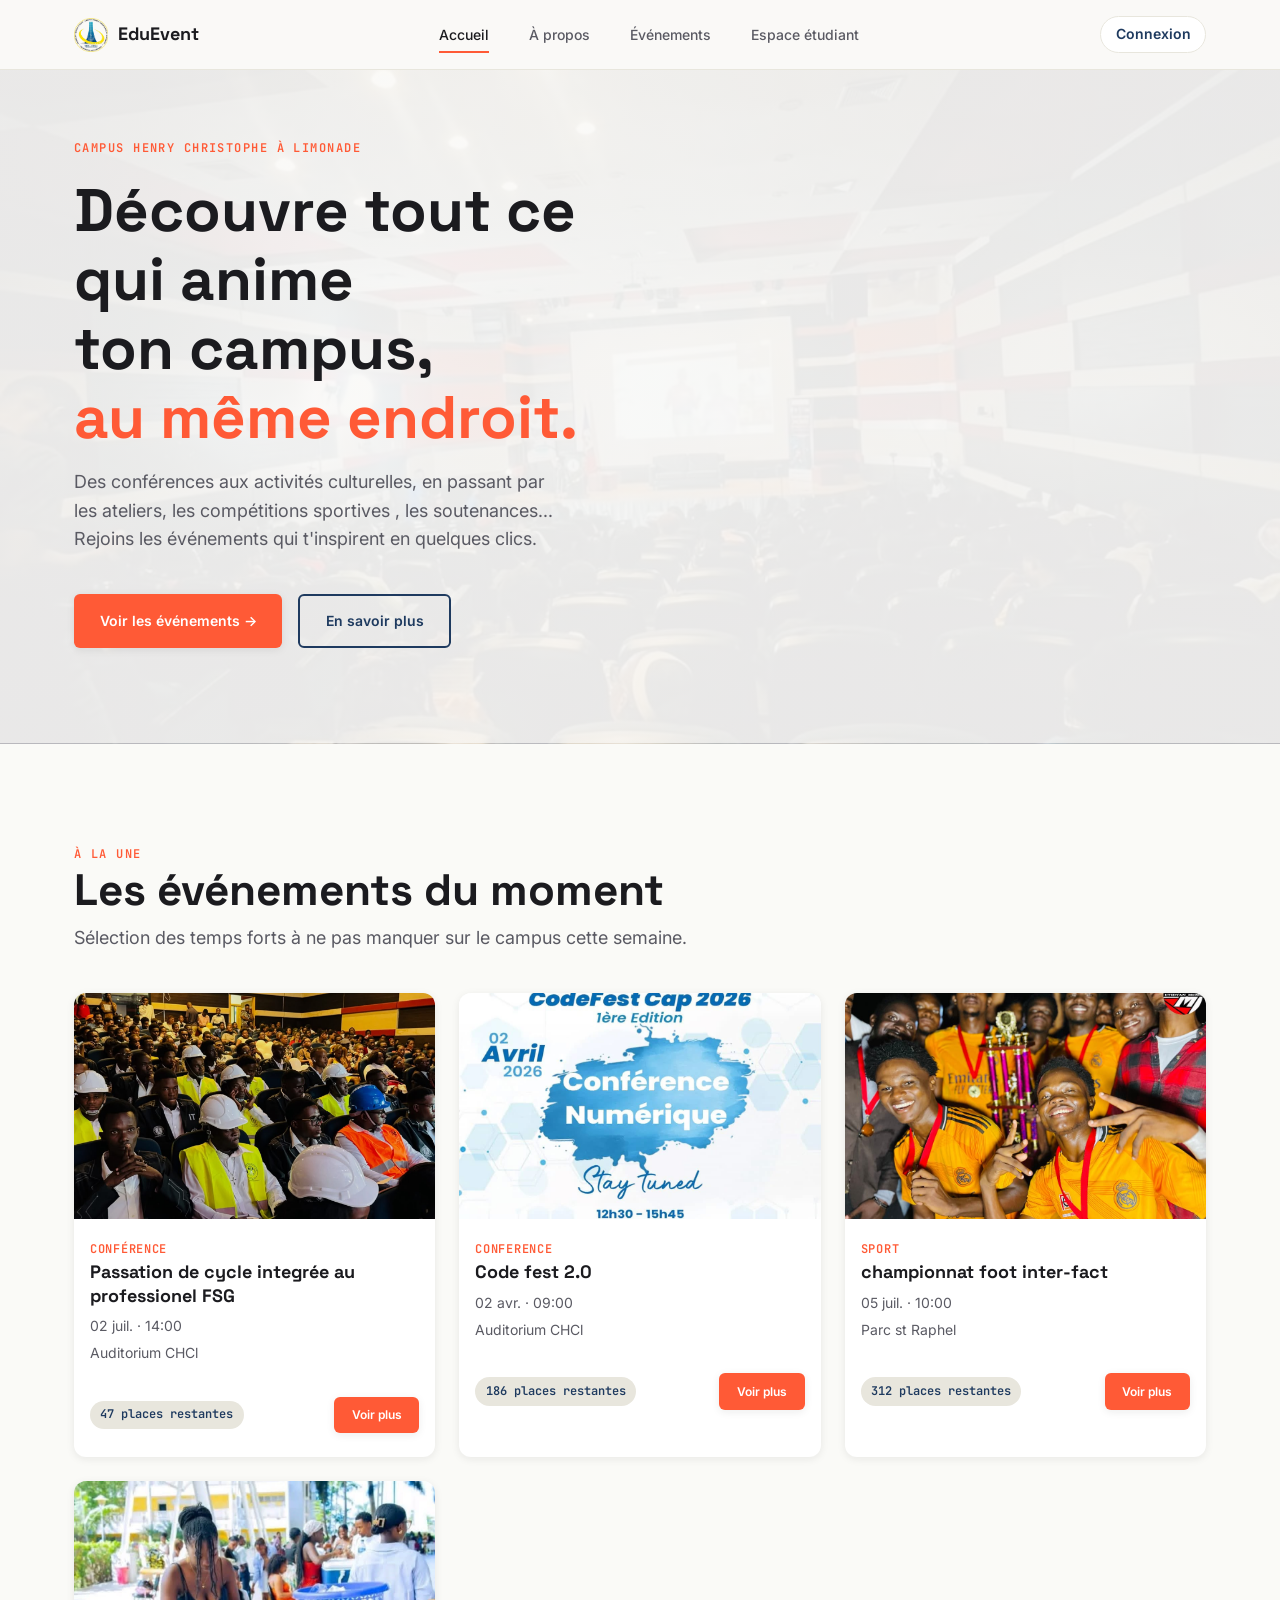
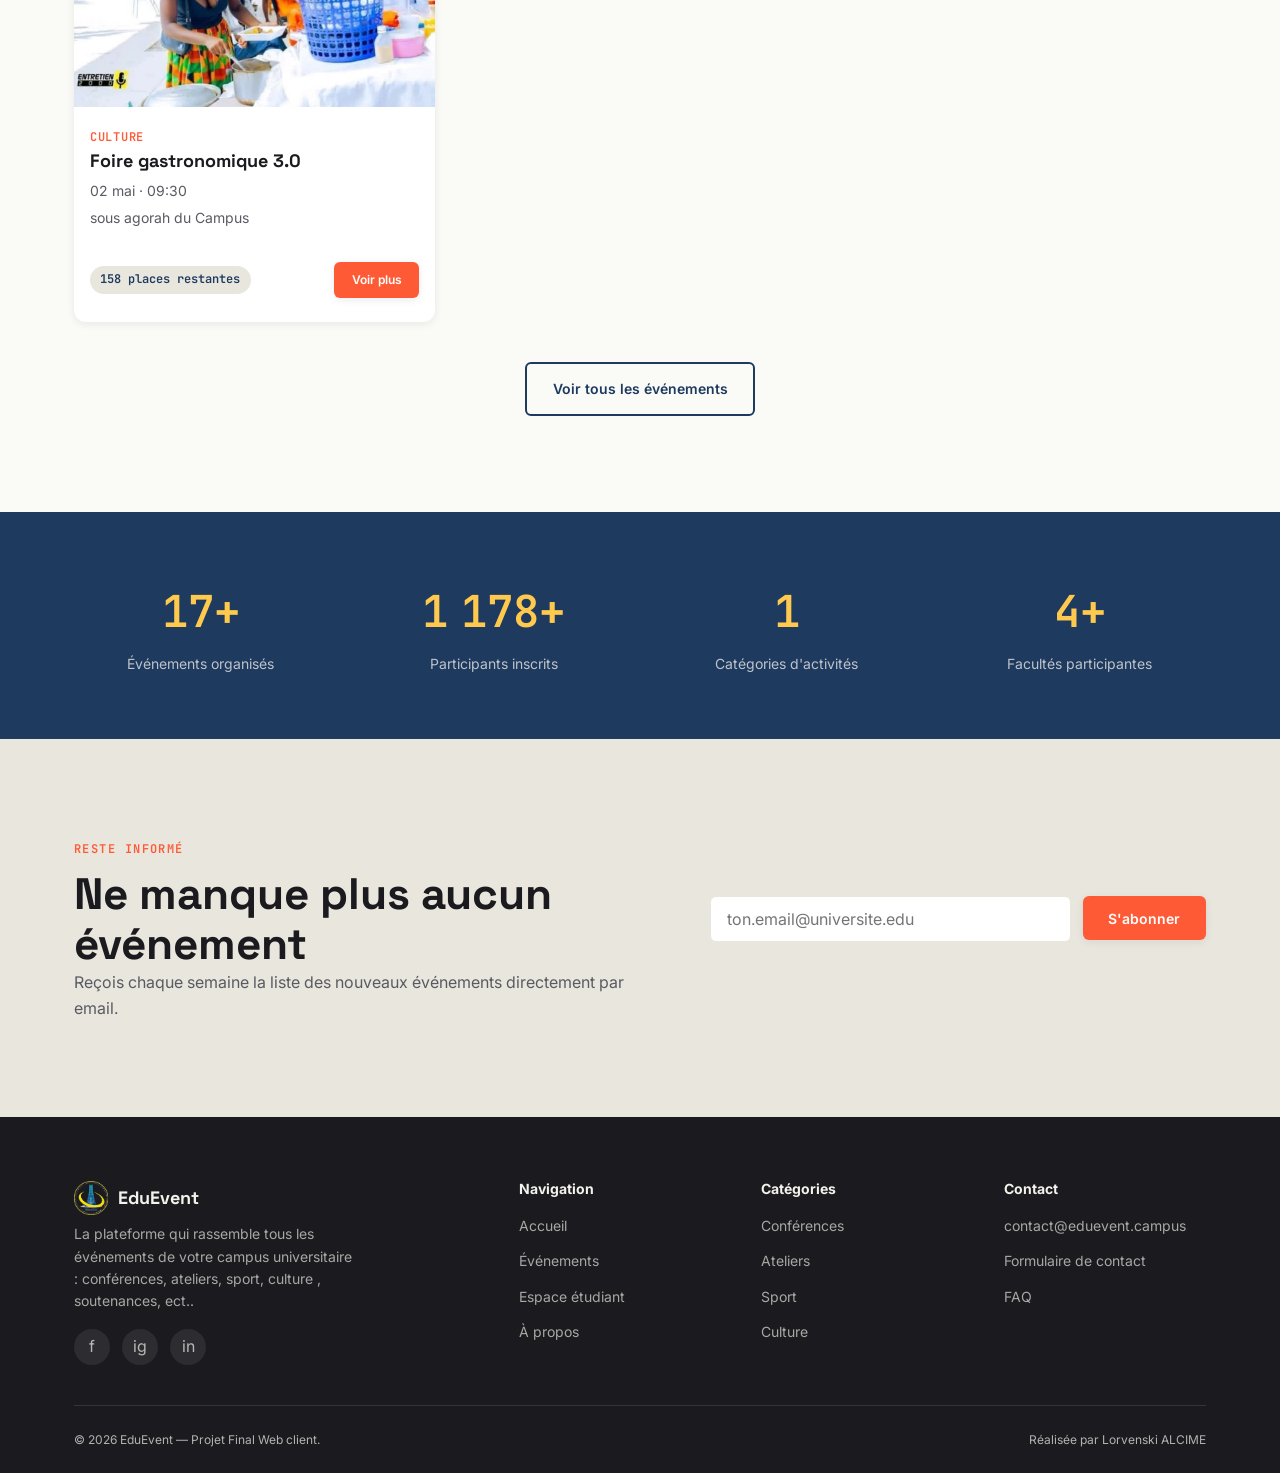
<file: index.html>
<!DOCTYPE html>
<html lang="fr">
<head>
  <meta charset="UTF-8">
  <meta name="viewport" content="width=device-width, initial-scale=1.0">
  <title>EduEvent — La plateforme des événements de votre campus</title>
  <meta name="description" content="Découvrez, recherchez et inscrivez-vous aux événements de votre campus : conférences, ateliers, sport, culture, soutenances, ect..">
  <link rel="stylesheet" href="css/style.css">
  <link rel="stylesheet" href="css/animations.css">
  <link rel="stylesheet" href="css/responsive.css">
</head>
<body>

  <!-- ============ HEADER ============ -->
  <header class="site-header">
    <nav class="nav">
      <a href="index.html" class="nav-logo">
        <img src="images/logo.png" alt="Logo EduEvent" class="logo-mark">
        EduEvent
      </a>

      <button class="nav-toggle" id="navToggle" aria-label="Ouvrir le menu" aria-expanded="false" aria-controls="navLinks">
        <span></span><span></span><span></span>
      </button>

      <ul class="nav-links" id="navLinks">
        <li><a href="index.html" class="active">Accueil</a></li>
        <li><a href="a-propos.html">À propos</a></li>
        <li><a href="evenements.html">Événements</a></li>
        <li><a href="profil.html">Espace étudiant</a></li>
      </ul>

      <div class="nav-actions">
        <a href="profil.html" class="nav-profil-btn" id="navProfilLink">
  <img src="images/avatar-default.jpg" alt="Profil" class="nav-profil-photo" id="navProfilPhoto">
  <span id="navProfilTexte">Connexion</span>
</a>
      </div>
    </nav>
  </header>

  <main>
    <!-- ============ HERO ============ -->
    <section class="hero">
      <div class="container hero-grid">
        <div class="hero-content fade-in-up">
          <span class="eyebrow">Campus Henry Christophe à Limonade</span>
          <h1>Découvre tout ce qui anime<br>ton campus,<br><span class="text-coral">au même endroit.</span></h1>
          <p class="hero-subtitle"> Des conférences aux activités culturelles, en passant par les ateliers, les compétitions sportives , les soutenances... <br> Rejoins les événements qui t'inspirent en quelques clics.</p>
          <div class="hero-actions">
            <a href="evenements.html" class="btn btn-primary">Voir les événements →</a>
            <a href="a-propos.html" class="btn btn-secondary">En savoir plus</a>
          </div>
        </div>

        
    </section>

    <!-- ============ ÉVÉNEMENTS À LA UNE ============ -->
    <section class="section" id="evenements-vedette">
      <div class="container">
        <div class="section-header">
          <span class="eyebrow">À la une</span>
          <h2>Les événements du moment</h2>
          <p>Sélection des temps forts à ne pas manquer sur le campus cette semaine.</p>
        </div>

        <div class="grid-events" id="featuredEventsGrid">
          <!-- Les cartes sont injectées dynamiquement par js/main.js depuis data/evenements.json -->
          <p class="loading-text">Chargement des événements...</p>
        </div>

        <div class="text-center mt-lg">
          <a href="evenements.html" class="btn btn-secondary">Voir tous les événements</a>
        </div>
      </div>
    </section>

    <!-- ============ STATISTIQUES ANIMÉES ============ -->
    <section class="section stats-section section--dark">
      <div class="container">
        <div class="stats-grid">
          <div class="stat-item">
            <span class="stat-number" data-target="48" data-suffix="+">0</span>
            <span class="stat-label">Événements organisés</span>
          </div>
          <div class="stat-item">
            <span class="stat-number" data-target="3200" data-suffix="+">0</span>
            <span class="stat-label">Participants inscrits</span>
          </div>
          <div class="stat-item">
            <span class="stat-number" data-target="5">0</span>
            <span class="stat-label">Catégories d'activités</span>
          </div>
          <div class="stat-item">
            <span class="stat-number" data-target="12" data-suffix="+">0</span>
            <span class="stat-label">Facultés participantes</span>
          </div>
        </div>
      </div>
    </section>

    <!-- ============ NEWSLETTER ============ -->
    <section class="section section--alt newsletter-section">
      <div class="container newsletter-grid">
        <div class="newsletter-text">
          <span class="eyebrow">Reste informé</span>
          <h2>Ne manque plus aucun événement</h2>
          <p>Reçois chaque semaine la liste des nouveaux événements directement par email.</p>
        </div>
        <form class="newsletter-form" id="newsletterForm" novalidate>
          <div class="form-group" id="newsletterGroup">
            <label for="newsletterEmail" class="visually-hidden">Adresse email</label>
            <input type="email" id="newsletterEmail" name="newsletterEmail" placeholder="ton.email@universite.edu" required>
            <span class="form-error" id="newsletterError"></span>
          </div>
          <button type="submit" class="btn btn-primary">S'abonner</button>
        </form>
        <p class="newsletter-success" id="newsletterSuccess" hidden>✓ Merci ! Tu es bien inscrit à la newsletter.</p>
      </div>
    </section>
  </main>

  <!-- ============ FOOTER ============ -->
  <footer class="site-footer">
    <div class="container">
      <div class="footer-grid">
        <div class="footer-brand">
          <a href="index.html" class="nav-logo">
            <img src="images/logo.png" alt="Logo EduEvent" class="logo-mark">
            EduEvent
          </a>
          <p>La plateforme qui rassemble tous les événements de votre campus universitaire : conférences, ateliers, sport, culture , soutenances, ect..</p>
          <div class="footer-social">
            <a href="#" aria-label="Facebook">f</a>
            <a href="#" aria-label="Instagram">ig</a>
            <a href="#" aria-label="LinkedIn">in</a>
          </div>
        </div>
        <div class="footer-col">
          <h4>Navigation</h4>
          <ul>
            <li><a href="index.html">Accueil</a></li>
            <li><a href="evenements.html">Événements</a></li>
            <li><a href="profil.html">Espace étudiant</a></li>
            <li><a href="a-propos.html">À propos</a></li>
          </ul>
        </div>
        <div class="footer-col">
          <h4>Catégories</h4>
          <ul>
            <li><a href="evenements.html?categorie=conference">Conférences</a></li>
            <li><a href="evenements.html?categorie=atelier">Ateliers</a></li>
            <li><a href="evenements.html?categorie=sport">Sport</a></li>
            <li><a href="evenements.html?categorie=culture">Culture</a></li>
          </ul>
        </div>
        <div class="footer-col">
          <h4>Contact</h4>
          <ul>
            <li><a href="mailto:contact@eduevent.campus">contact@eduevent.campus</a></li>
            <li><a href="a-propos.html#contact">Formulaire de contact</a></li>
            <li><a href="a-propos.html#faq">FAQ</a></li>
          </ul>
        </div>
      </div>
      <div class="footer-bottom">
        <span>© 2026 EduEvent —  Projet Final Web client.</span>
        <span>Réalisée par Lorvenski ALCIME</span>
      </div>
    </div>
  </footer>

  <script src="js/main.js"></script>
</body>
</html>
</file>
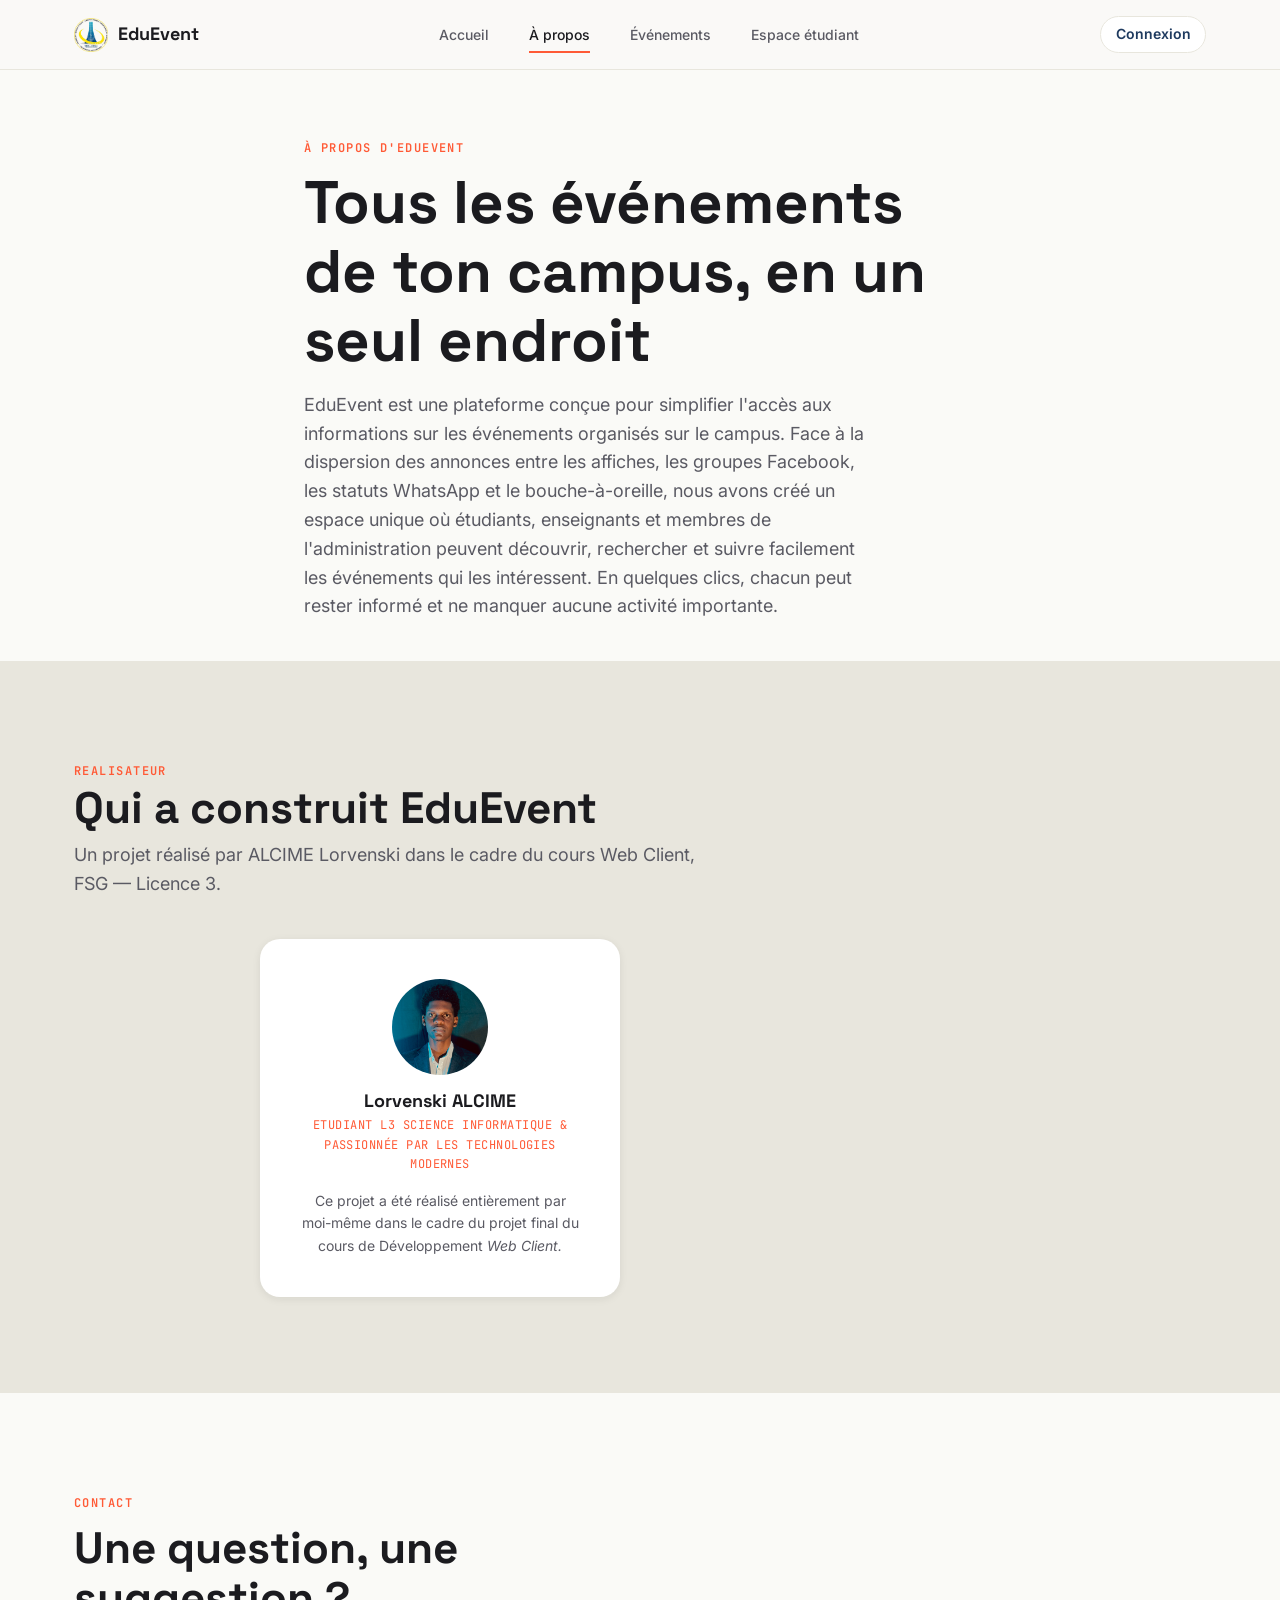
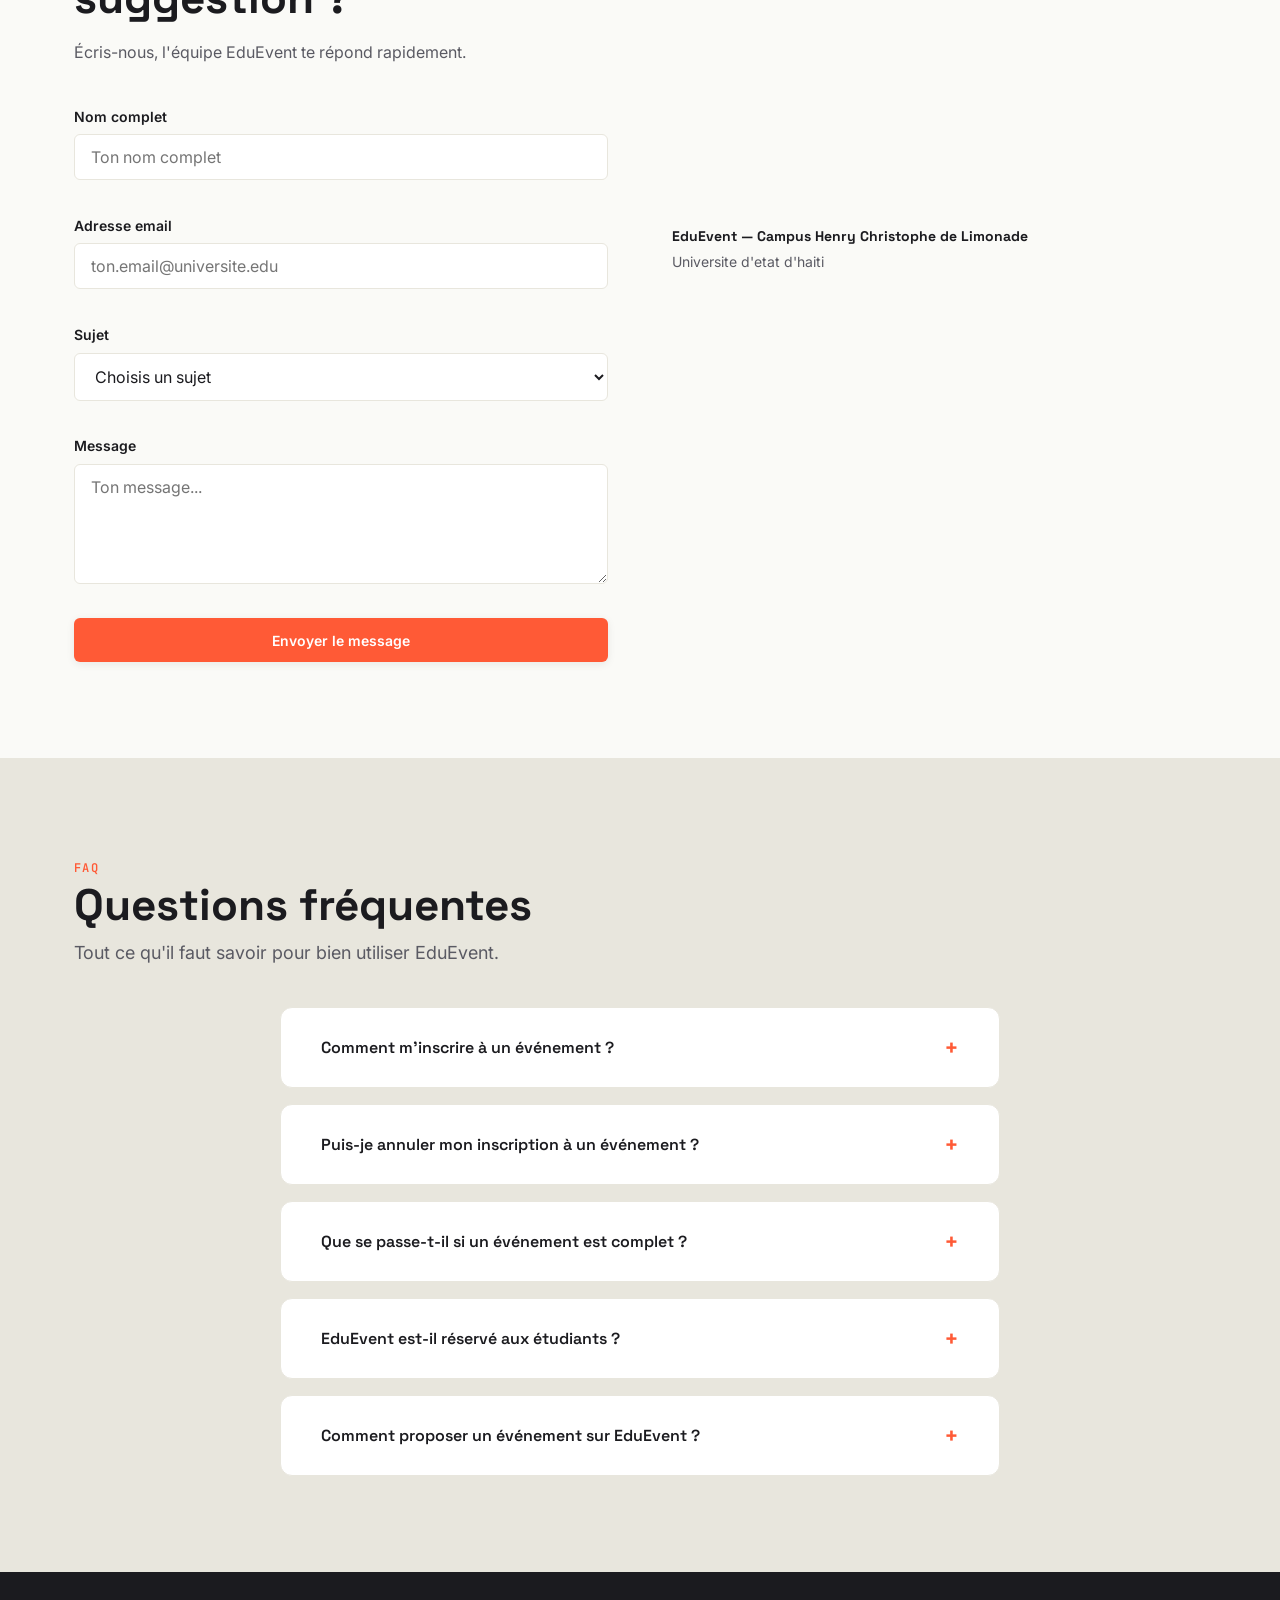
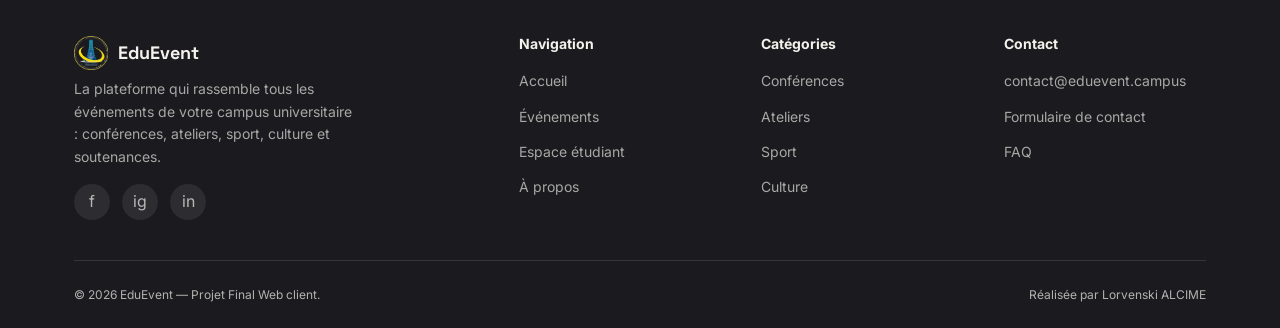
<file: a-propos.html>
<!DOCTYPE html>
<html lang="fr">
<head>
  <meta charset="UTF-8">
  <meta name="viewport" content="width=device-width, initial-scale=1.0">
  <title>À propos — EduEvent</title>
  <meta name="description" content="Découvrez EduEvent, l'équipe derrière le projet, et contactez-nous pour toute question.">
  <link rel="stylesheet" href="css/style.css">
  <link rel="stylesheet" href="css/animations.css">
  <link rel="stylesheet" href="css/responsive.css">
</head>
<body>

  <!-- ============ HEADER ============ -->
  <header class="site-header">
    <nav class="nav">
      <a href="index.html" class="nav-logo">
        <img src="images/logo.png" alt="Logo EduEvent" class="logo-mark">
        EduEvent
      </a>

      <button class="nav-toggle" id="navToggle" aria-label="Ouvrir le menu" aria-expanded="false" aria-controls="navLinks">
        <span></span><span></span><span></span>
      </button>

      <ul class="nav-links" id="navLinks">
        <li><a href="index.html">Accueil</a></li>
        <li><a href="a-propos.html" class="active">À propos</a></li>
        <li><a href="evenements.html">Événements</a></li>
        <li><a href="profil.html">Espace étudiant</a></li>
      </ul>

      <div class="nav-actions">
        <a href="profil.html" class="nav-profil-btn" id="navProfilLink">
  <img src="images/avatar-default.jpg" alt="Profil" class="nav-profil-photo" id="navProfilPhoto">
  <span id="navProfilTexte">Connexion</span>
</a>
      </div>
    </nav>
  </header>

  <main>

    <!-- ============ PRÉSENTATION DE LA PLATEFORME ============ -->
    <section class="page-header">
      <div class="container about-intro">
        <span class="eyebrow">À propos d'EduEvent</span>
        <h1>Tous les événements de ton campus, en un seul endroit</h1>
        <p>
          EduEvent est une plateforme conçue pour simplifier l'accès aux informations sur les événements organisés sur le campus.
           Face à la dispersion des annonces entre les affiches, les groupes Facebook, les statuts WhatsApp et le bouche-à-oreille,
            nous avons créé un espace unique où étudiants, enseignants et membres de l'administration peuvent découvrir,
             rechercher et suivre facilement les événements qui les intéressent. En quelques clics,
              chacun peut rester informé et ne manquer aucune activité importante.

        </p>
      </div>
    </section>

    <!-- ============ realisateur ============ -->
    <section class="section section--alt">
      <div class="container">
        <div class="section-header">
          <span class="eyebrow">Realisateur</span>
          <h2>Qui a construit EduEvent</h2>
          <p>Un projet réalisé  par ALCIME Lorvenski dans le cadre du cours Web Client, FSG — Licence 3.</p>
        </div>

        <div class="team-grid">
          <article class="team-card">
            <img class="team-photo" src="images/events/Lorvensky.jpg" alt="Photo de Lorvensky">
            <h3 class="team-name">Lorvenski ALCIME</h3>
            <span class="team-role">Etudiant L3 science informatique &amp; passionnée par les technologies modernes</span>
            <p class="team-bio">Ce projet a été réalisé entièrement par moi-même dans le cadre du projet final du cours de Développement <em>Web Client.</em>
</p>
          </article>

        </div>
      </div>
    </section>

    <!-- ============ CONTACT + CARTE ============ -->
    <section class="section" id="contact">
      <div class="container contact-grid">

        <div class="contact-form-wrap">
          <span class="eyebrow">Contact</span>
          <h2>Une question, une suggestion ?</h2>
          <p class="mt-sm">Écris-nous, l'équipe EduEvent te répond rapidement.</p>

          <form class="contact-form" id="contactForm" novalidate>
            <div class="form-group" id="contactNameGroup">
              <label for="contactName">Nom complet</label>
              <input type="text" id="contactName" name="contactName" placeholder="Ton nom complet">
              <span class="form-error" id="contactNameError"></span>
            </div>

            <div class="form-group" id="contactEmailGroup">
              <label for="contactEmail">Adresse email</label>
              <input type="email" id="contactEmail" name="contactEmail" placeholder="ton.email@universite.edu">
              <span class="form-error" id="contactEmailError"></span>
            </div>

            <div class="form-group" id="contactSubjectGroup">
              <label for="contactSubject">Sujet</label>
              <select id="contactSubject" name="contactSubject">
                <option value="">Choisis un sujet</option>
                <option value="question">Question générale</option>
                <option value="bug">Signaler un problème technique</option>
                <option value="partenariat">Proposer un événement / partenariat</option>
                <option value="autre">Autre</option>
              </select>
              <span class="form-error" id="contactSubjectError"></span>
            </div>

            <div class="form-group" id="contactMessageGroup">
              <label for="contactMessage">Message</label>
              <textarea id="contactMessage" name="contactMessage" placeholder="Ton message..."></textarea>
              <span class="form-error" id="contactMessageError"></span>
            </div>

            <button type="submit" class="btn btn-primary btn-block">Envoyer le message</button>
          </form>

          <p class="contact-success" id="contactSuccess" hidden>
            ✓ Merci ! Ton message a bien été envoyé, on te répond très vite.
          </p>
        </div>

        <div class="map-wrap">
          <iframe 
  src="https://www.google.com/maps/embed?pb=!1m18!1m12!1m3!1d3099.886015686521!2d-72.07347504571133!3d19.655115487701888!2m3!1f0!2f0!3f0!3m2!1i1024!2i768!4f13.1!3m3!1m2!1s0x8eb6ce8cee14f2f3%3A0x393e1286c52e1b74!2sUniversit%C3%A9%20d&#39;%C3%89tat%20d&#39;Ha%C3%AFti%2C%20Campus%20Henri%20Christophe%20de%20Limonade!5e0!3m2!1sen!2sht!4v1784838452430!5m2!1sen!2sht"
  class="map-google"
  width="100%"
  height="320"
  style="border:0;"
  allowfullscreen=""
  loading="lazy"
  referrerpolicy="strict-origin-when-cross-origin"
  title="Localisation du Campus FSG">
</iframe>

          
          <div class="map-info">
            <strong>EduEvent — Campus Henry Christophe de Limonade </strong>
            <span>Universite d'etat d'haiti</span>
          </div>
        </div>

      </div>
    </section>

    <!-- ============ FAQ ============ -->
    <section class="section section--alt" id="faq">
      <div class="container">
        <div class="section-header">
          <span class="eyebrow">FAQ</span>
          <h2>Questions fréquentes</h2>
          <p>Tout ce qu'il faut savoir pour bien utiliser EduEvent.</p>
        </div>

        <div class="accordion" id="faqAccordion">

          <div class="accordion-item">
            <button class="accordion-trigger" aria-expanded="false">
              <span>Comment m'inscrire à un événement ?</span>
              <span class="accordion-icon" aria-hidden="true">+</span>
            </button>
            <div class="accordion-content">
              <p>Va sur la page « Événements », trouve celui qui t'intéresse, clique sur « Voir plus » puis remplis le formulaire d'inscription sur la page de détail. Tu reçois une confirmation immédiate.</p>
            </div>
          </div>

          <div class="accordion-item">
            <button class="accordion-trigger" aria-expanded="false">
              <span>Puis-je annuler mon inscription à un événement ?</span>
              <span class="accordion-icon" aria-hidden="true">+</span>
            </button>
            <div class="accordion-content">
              <p>Oui. Connecte-toi à ton espace étudiant, va dans « Mes événements inscrits » et clique sur « Annuler » à côté de l'événement concerné.</p>
            </div>
          </div>

          <div class="accordion-item">
            <button class="accordion-trigger" aria-expanded="false">
              <span>Que se passe-t-il si un événement est complet ?</span>
              <span class="accordion-icon" aria-hidden="true">+</span>
            </button>
            <div class="accordion-content">
              <p>Le formulaire d'inscription est désactivé et la page affiche « Complet ». Tu peux contacter l'organisateur indiqué sur la page de l'événement pour savoir s'il existe une liste d'attente.</p>
            </div>
          </div>

          <div class="accordion-item">
            <button class="accordion-trigger" aria-expanded="false">
              <span>EduEvent est-il réservé aux étudiants ?</span>
              <span class="accordion-icon" aria-hidden="true">+</span>
            </button>
            <div class="accordion-content">
              <p>Non, la plateforme est ouverte à toute la communauté universitaire : étudiants, professeurs et personnel administratif peuvent consulter et s'inscrire aux événements.</p>
            </div>
          </div>

          <div class="accordion-item">
            <button class="accordion-trigger" aria-expanded="false">
              <span>Comment proposer un événement sur EduEvent ?</span>
              <span class="accordion-icon" aria-hidden="true">+</span>
            </button>
            <div class="accordion-content">
              <p>Utilise le formulaire de contact ci-dessus en choisissant le sujet « Proposer un événement / partenariat » : notre équipe étudie chaque proposition.</p>
            </div>
          </div>

        </div>
      </div>
    </section>

  </main>

  <!-- ============ FOOTER ============ -->
  <footer class="site-footer">
    <div class="container">
      <div class="footer-grid">
        <div class="footer-brand">
          <a href="index.html" class="nav-logo">
            <img src="images/logo.png" alt="Logo EduEvent" class="logo-mark">
            EduEvent
          </a>
          <p>La plateforme qui rassemble tous les événements de votre campus universitaire : conférences, ateliers, sport, culture et soutenances.</p>
          <div class="footer-social">
            <a href="#" aria-label="Facebook">f</a>
            <a href="#" aria-label="Instagram">ig</a>
            <a href="#" aria-label="LinkedIn">in</a>
          </div>
        </div>
        <div class="footer-col">
          <h4>Navigation</h4>
          <ul>
            <li><a href="index.html">Accueil</a></li>
            <li><a href="evenements.html">Événements</a></li>
            <li><a href="profil.html">Espace étudiant</a></li>
            <li><a href="a-propos.html">À propos</a></li>
          </ul>
        </div>
        <div class="footer-col">
          <h4>Catégories</h4>
          <ul>
            <li><a href="evenements.html?categorie=conference">Conférences</a></li>
            <li><a href="evenements.html?categorie=atelier">Ateliers</a></li>
            <li><a href="evenements.html?categorie=sport">Sport</a></li>
            <li><a href="evenements.html?categorie=culture">Culture</a></li>
          </ul>
        </div>
        <div class="footer-col">
          <h4>Contact</h4>
          <ul>
            <li><a href="mailto:contact@eduevent.campus">contact@eduevent.campus</a></li>
            <li><a href="a-propos.html#contact">Formulaire de contact</a></li>
            <li><a href="a-propos.html#faq">FAQ</a></li>
          </ul>
        </div>
      </div>
      <div class="footer-bottom">
        <span>© 2026 EduEvent — Projet Final Web client.</span>
        <span>Réalisée par Lorvenski ALCIME</span>
      </div>
    </div>
  </footer>

  <script src="js/main.js"></script>
</body>
</html>
</file>
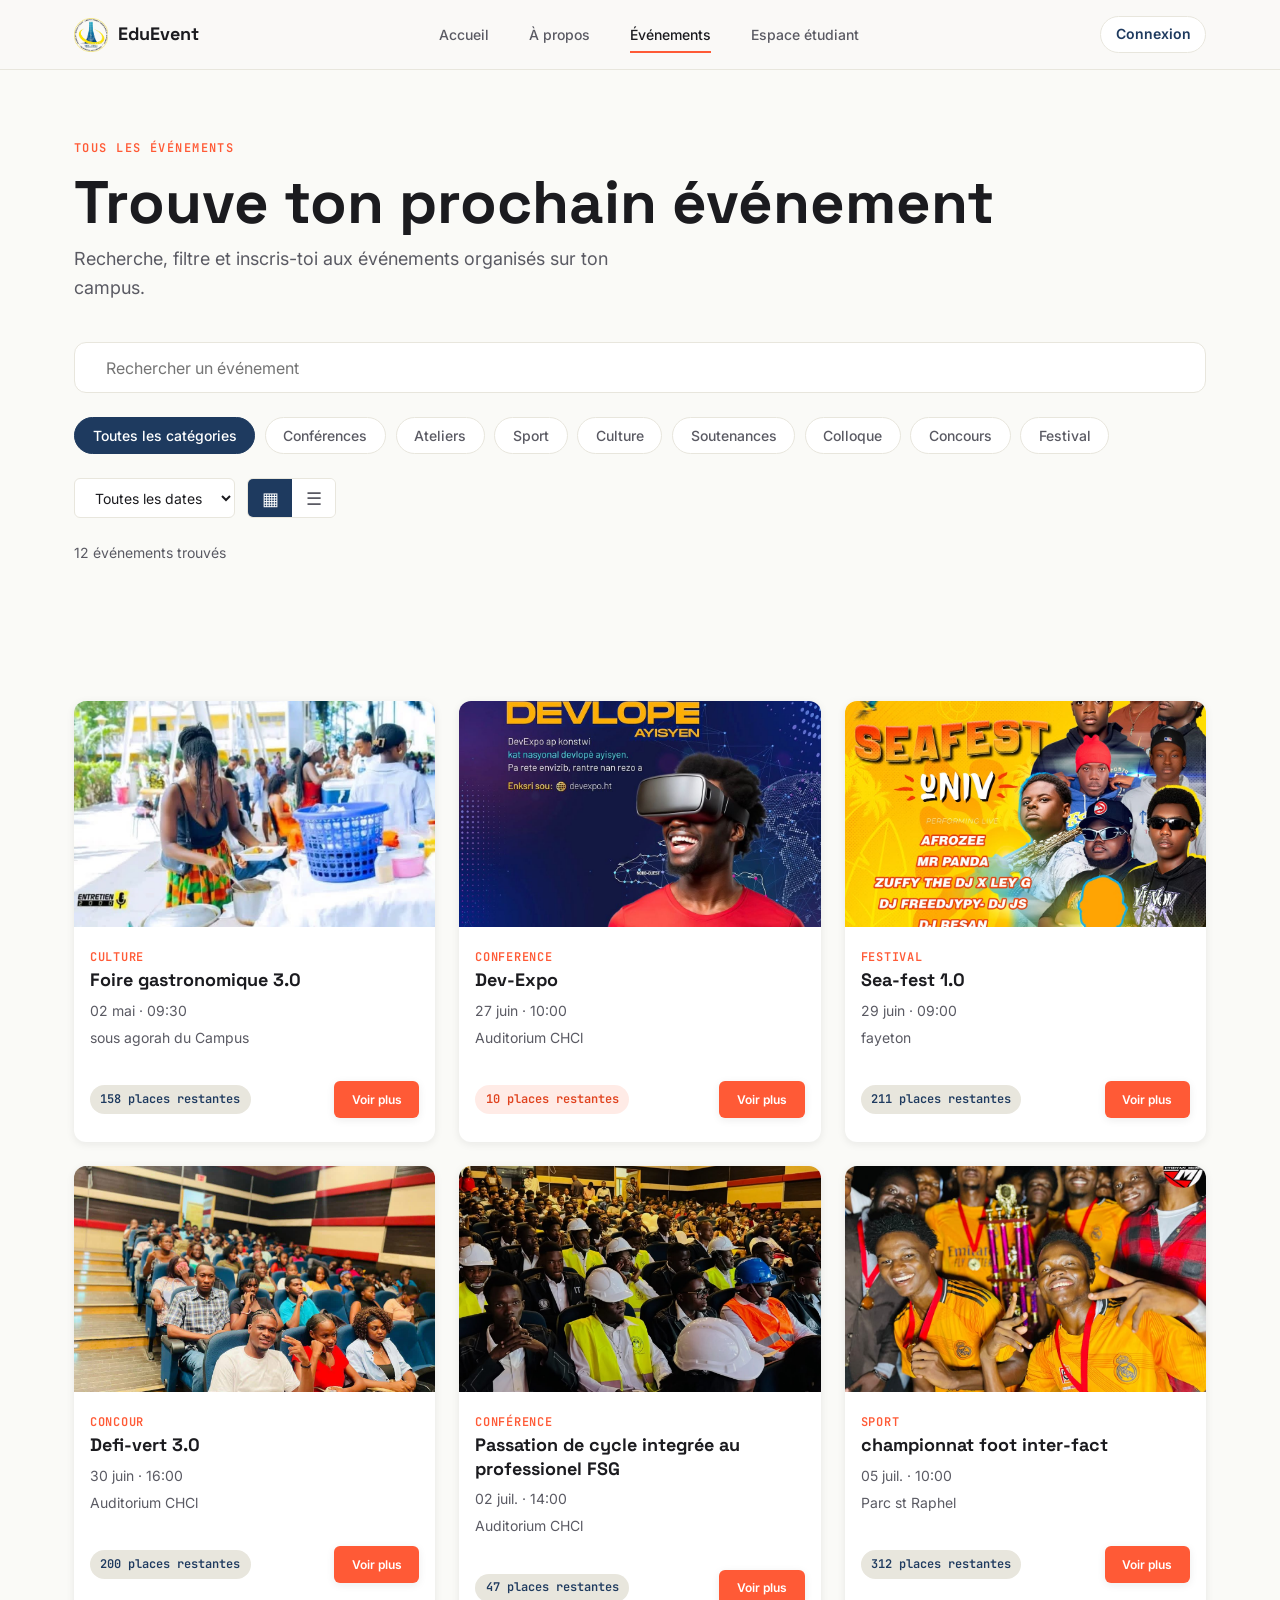
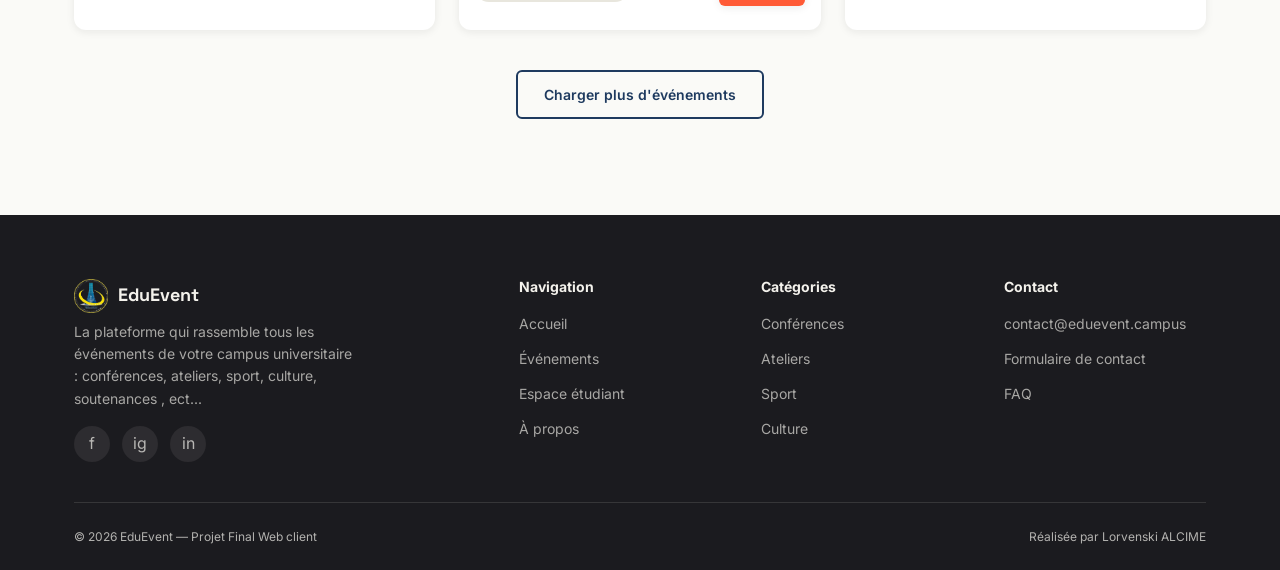
<file: evenements.html>
<!DOCTYPE html>
<html lang="fr">
<head>
  <meta charset="UTF-8">
  <meta name="viewport" content="width=device-width, initial-scale=1.0">
  <title>Événements — EduEvent</title>
  <meta name="description" content="Recherchez et filtrez tous les événements de votre campus : conférences, ateliers, sport, culture et soutenances.">
  <link rel="stylesheet" href="css/style.css">
  <link rel="stylesheet" href="css/animations.css">
  <link rel="stylesheet" href="css/responsive.css">
</head>
<body>

  <!-- ============ HEADER ============ -->
  <header class="site-header">
    <nav class="nav">
      <a href="index.html" class="nav-logo">
        <img src="images/logo.png" alt="Logo EduEvent" class="logo-mark">
        EduEvent
      </a>

      <button class="nav-toggle" id="navToggle" aria-label="Ouvrir le menu" aria-expanded="false" aria-controls="navLinks">
        <span></span><span></span><span></span>
      </button>

      <ul class="nav-links" id="navLinks">
        <li><a href="index.html">Accueil</a></li>
        <li><a href="a-propos.html">À propos</a></li>
        <li><a href="evenements.html" class="active">Événements</a></li>
        <li><a href="profil.html">Espace étudiant</a></li>
      </ul>

      <div class="nav-actions">
        <a href="profil.html" class="nav-profil-btn" id="navProfilLink">
  <img src="images/avatar-default.jpg" alt="Profil" class="nav-profil-photo" id="navProfilPhoto">
  <span id="navProfilTexte">Connexion</span>
</a>
      </div>
    </nav>
  </header>

  <main>
    <!-- ============ EN-TÊTE DE PAGE ============ -->
    <section class="page-header">
      <div class="container">
        <span class="eyebrow">Tous les événements</span>
        <h1>Trouve ton prochain événement</h1>
        <p>Recherche, filtre et inscris-toi aux événements organisés sur ton campus.</p>
      </div>
    </section>

    <!-- ============ BARRE DE RECHERCHE & FILTRES ============ -->
    <section class="filters-section">
      <div class="container">

        <div class="search-bar">
          <span class="search-icon" aria-hidden="true"></span>
          <input
            type="search"
            id="searchInput"
            placeholder="Rechercher un événement"
            aria-label="Rechercher un événement"
          >
        </div>

        <div class="filters-row">
          <div class="filter-group" id="categoryFilters" role="group" aria-label="Filtrer par catégorie">
            <button class="filter-chip is-active" data-categorie="tous">Toutes les catégories</button>
            <button class="filter-chip" data-categorie="conference">Conférences</button>
            <button class="filter-chip" data-categorie="atelier">Ateliers</button>
            <button class="filter-chip" data-categorie="sport">Sport</button>
            <button class="filter-chip" data-categorie="culture">Culture</button>
            <button class="filter-chip" data-categorie="soutenance">Soutenances</button>
            <button class="filter-chip" data-categorie="colloque">Colloque</button>
            <button class="filter-chip" data-categorie="concour">Concours</button>
             <button class="filter-chip" data-categorie="festival">Festival</button>
          </div>

          <div class="filters-secondary">
            <select id="dateFilter" aria-label="Filtrer par date">
              <option value="tous">Toutes les dates</option>
              <option value="aujourdhui">Aujourd'hui</option>
              <option value="semaine">Cette semaine</option>
              <option value="mois">Ce mois</option>
            </select>

            <div class="view-toggle" role="group" aria-label="Changer l'affichage">
              <button class="view-btn is-active" id="viewGridBtn" aria-label="Affichage en grille" aria-pressed="true">
                <span aria-hidden="true">▦</span>
              </button>
              <button class="view-btn" id="viewListBtn" aria-label="Affichage en liste" aria-pressed="false">
                <span aria-hidden="true">☰</span>
              </button>
            </div>
          </div>
        </div>

        <div class="results-meta">
          <span id="resultsCount">12 événements trouvés</span>
          <button class="btn-reset" id="resetFiltersBtn" hidden>Réinitialiser les filtres ✕</button>
        </div>

      </div>
    </section>

    <!-- ============ LISTE DES ÉVÉNEMENTS ============ -->
    <section class="section">
      <div class="container">
        <div class="grid-events" id="eventsContainer">
          <p class="loading-text">Chargement des événements...</p>
        </div>

        <p class="no-results" id="noResultsMessage" hidden>
          Aucun événement ne correspond à ta recherche. Essaie d'autres mots-clés ou réinitialise les filtres.
        </p>

        <div class="text-center mt-lg">
          <button class="btn btn-secondary" id="loadMoreBtn" hidden>Charger plus d'événements</button>
        </div>
      </div>
    </section>
  </main>

  <!-- ============ FOOTER ============ -->
  <footer class="site-footer">
    <div class="container">
      <div class="footer-grid">
        <div class="footer-brand">
          <a href="index.html" class="nav-logo">
            <img src="images/logo.png" alt="Logo EduEvent" class="logo-mark">
            EduEvent
          </a>
          <p>La plateforme qui rassemble tous les événements de votre campus universitaire : conférences, ateliers, sport, culture, soutenances , ect...</p>
          <div class="footer-social">
            <a href="#" aria-label="Facebook">f</a>
            <a href="#" aria-label="Instagram">ig</a>
            <a href="#" aria-label="LinkedIn">in</a>
          </div>
        </div>
        <div class="footer-col">
          <h4>Navigation</h4>
          <ul>
            <li><a href="index.html">Accueil</a></li>
            <li><a href="evenements.html">Événements</a></li>
            <li><a href="profil.html">Espace étudiant</a></li>
            <li><a href="a-propos.html">À propos</a></li>
          </ul>
        </div>
        <div class="footer-col">
          <h4>Catégories</h4>
          <ul>
            <li><a href="evenements.html?categorie=conference">Conférences</a></li>
            <li><a href="evenements.html?categorie=atelier">Ateliers</a></li>
            <li><a href="evenements.html?categorie=sport">Sport</a></li>
            <li><a href="evenements.html?categorie=culture">Culture</a></li>
          </ul>
        </div>
        <div class="footer-col">
          <h4>Contact</h4>
          <ul>
            <li><a href="mailto:contact@eduevent.campus">contact@eduevent.campus</a></li>
            <li><a href="a-propos.html#contact">Formulaire de contact</a></li>
            <li><a href="a-propos.html#faq">FAQ</a></li>
          </ul>
        </div>
      </div>
      <div class="footer-bottom">
        <span>© 2026 EduEvent — Projet Final Web client</span>
        <span>Réalisée par Lorvenski ALCIME</span>
      </div>
    </div>
  </footer>

  <script src="js/main.js"></script>
  <script src="js/evenements.js"></script>
</body>
</html>
</file>
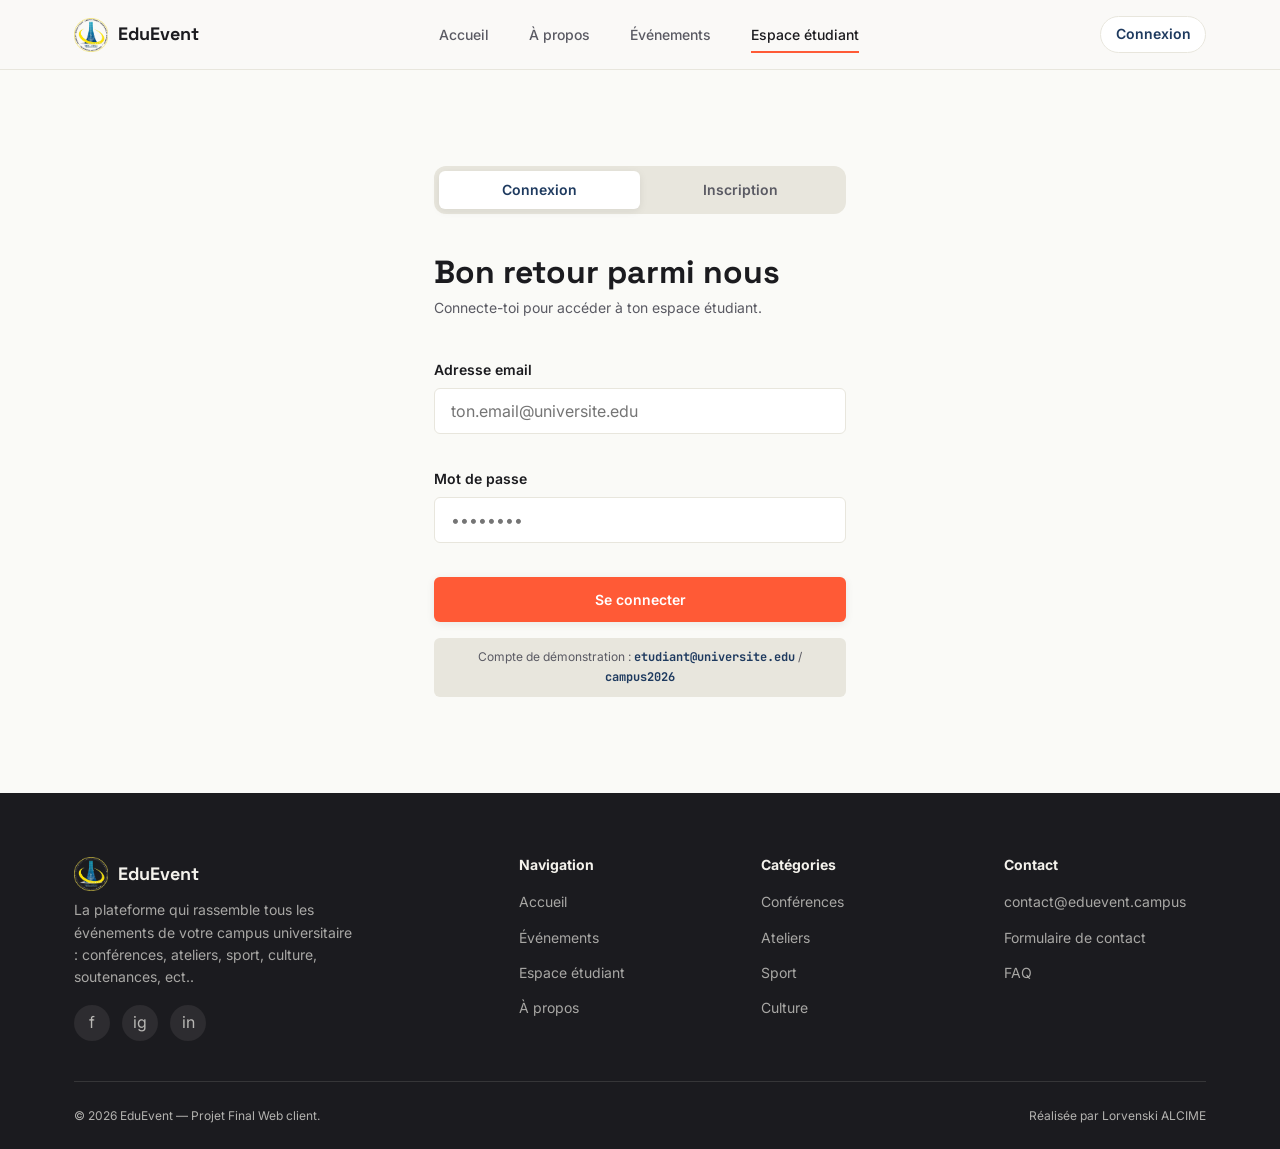
<file: profil.html>
<!DOCTYPE html>
<html lang="fr">
<head>
  <meta charset="UTF-8">
  <meta name="viewport" content="width=device-width, initial-scale=1.0">
  <title>Espace étudiant — EduEvent</title>
  <meta name="description" content="Connecte-toi pour gérer ton profil étudiant et tes inscriptions aux événements du campus.">
  <link rel="stylesheet" href="css/style.css">
  <link rel="stylesheet" href="css/animations.css">
  <link rel="stylesheet" href="css/responsive.css">
</head>
<body>

  <!-- ============ HEADER ============ -->
  <header class="site-header">
    <nav class="nav">
      <a href="index.html" class="nav-logo">
        <img src="images/logo.png" alt="Logo EduEvent" class="logo-mark">
        EduEvent
      </a>

      <button class="nav-toggle" id="navToggle" aria-label="Ouvrir le menu" aria-expanded="false" aria-controls="navLinks">
        <span></span><span></span><span></span>
      </button>

      <ul class="nav-links" id="navLinks">
        <li><a href="index.html">Accueil</a></li>
         <li><a href="a-propos.html">À propos</a></li>
        <li><a href="evenements.html">Événements</a></li>
          <li><a href="profil.html" class="active">Espace étudiant</a></li>
      </ul>

      <div class="nav-actions">
        <a href="profil.html" class="nav-profil-btn" id="navProfilLink">
  <img src="images/avatar-default.jpg" alt="Profil" class="nav-profil-photo" id="navProfilPhoto">
  <span id="navProfilTexte">Connexion</span>
</a>
      </div>
    </nav>
  </header>

  <main>

    <!-- ============ VUE : NON CONNECTÉ (connexion / inscription) ============ -->
    <section class="auth-section" id="authSection">
      <div class="container auth-container">

        <div class="auth-tabs" role="tablist" aria-label="Connexion ou inscription">
          <button class="auth-tab is-active" id="tabLogin" role="tab" aria-selected="true">Connexion</button>
          <button class="auth-tab" id="tabSignup" role="tab" aria-selected="false">Inscription</button>
        </div>

        <!-- --- Formulaire de connexion --- -->
        <form class="auth-form" id="loginForm" novalidate>
          <h1>Bon retour parmi nous </h1>
          <p class="auth-subtitle">Connecte-toi pour accéder à ton espace étudiant.</p>

          <div class="form-group" id="loginEmailGroup">
            <label for="loginEmail">Adresse email</label>
            <input type="email" id="loginEmail" name="loginEmail" placeholder="ton.email@universite.edu">
            <span class="form-error" id="loginEmailError"></span>
          </div>

          <div class="form-group" id="loginPasswordGroup">
            <label for="loginPassword">Mot de passe</label>
            <input type="password" id="loginPassword" name="loginPassword" placeholder="••••••••">
            <span class="form-error" id="loginPasswordError"></span>
          </div>

          <button type="submit" class="btn btn-primary btn-block">Se connecter</button>
          <p class="auth-hint">Compte de démonstration : <strong>etudiant@universite.edu</strong> / <strong>campus2026</strong></p>
        </form>

        <!-- --- Formulaire d'inscription --- -->
        <form class="auth-form" id="signupForm" novalidate hidden>
          <h1>Crée ton compte étudiant </h1>
          <p class="auth-subtitle">Rejoins EduEvent pour t'inscrire aux événements du campus.</p>

          <div class="form-group" id="signupNameGroup">
            <label for="signupName">Nom complet</label>
            <input type="text" id="signupName" name="signupName" placeholder="Ton nom complet">
            <span class="form-error" id="signupNameError"></span>
          </div>

          <div class="form-group" id="signupEmailGroup">
            <label for="signupEmail">Adresse email</label>
            <input type="email" id="signupEmail" name="signupEmail" placeholder="ton.email@universite.edu">
            <span class="form-error" id="signupEmailError"></span>
          </div>

          <div class="form-row">
            <div class="form-group" id="signupFacultyGroup">
              <label for="signupFaculty">Faculté</label>
              <input type="text" id="signupFaculty" name="signupFaculty" placeholder="Ex. Informatique">
              <span class="form-error" id="signupFacultyError"></span>
            </div>
            <div class="form-group" id="signupLevelGroup">
              <label for="signupLevel">Niveau</label>
              <select id="signupLevel" name="signupLevel">
                <option value="Licence 1">Licence 1</option>
                <option value="Licence 2">Licence 2</option>
                <option value="Licence 3" selected>Licence 3</option>
                <option value="Master 1"> Licence 4 </option>
                <option value="Master 2">Programme MASTER</option>
              </select>
            </div>
          </div>

          <div class="form-group" id="signupPasswordGroup">
            <label for="signupPassword">Mot de passe</label>
            <input type="password" id="signupPassword" name="signupPassword" placeholder="8 caractères minimum">
            <span class="form-error" id="signupPasswordError"></span>
          </div>

          <div class="form-group" id="signupConfirmGroup">
            <label for="signupConfirm">Confirmer le mot de passe</label>
            <input type="password" id="signupConfirm" name="signupConfirm" placeholder="Répète ton mot de passe">
            <span class="form-error" id="signupConfirmError"></span>
          </div>

          <div class="form-group">
            <label for="signupPhoto">Photo de profil (optionnel)</label>
            <input type="file" id="signupPhoto" name="signupPhoto" 
                  accept="image/*">
            <span class="form-hint">JPG, PNG — max 2 Mo</span>
          </div>

          <button type="submit" class="btn btn-primary btn-block">Créer mon compte</button>
        </form>

      </div>
    </section>

    <!-- ============ VUE : CONNECTÉ (profil + inscriptions) ============ -->
    <section class="profile-section" id="profileSection" hidden>
      <div class="container">

        <!-- --- Carte profil --- -->
        <div class="profile-card">
        <div class="profile-photo-wrap">
  <img class="profile-photo" id="profilePhoto" src="images/events/Lorvensky.jpg" alt="Photo de profil">
  <label for="changePhotoInput" class="change-photo-btn" title="Modifier la photo">
    📷
  </label>
  <input type="file" id="changePhotoInput" accept="image/*" style="display:none">
</div>
          <div class="profile-info">
            <h1 id="profileName"></h1>
            <p class="profile-email" id="profileEmail"></p>
            <div class="profile-tags">
              <span class="profile-tag" id="profileFaculty"></span>
              <span class="profile-tag" id="profileLevel"></span>
              <span class="profile-tag" id="profileYear"></span>
            </div>
          </div>
          <button class="btn btn-secondary btn-sm" id="logoutBtn">Se déconnecter</button>
        </div>

        <!-- --- Mes événements inscrits --- -->
        <div class="section-header mt-lg">
          <span class="eyebrow">Espace étudiant</span>
          <h2>Mes événements inscrits</h2>
          <p>Retrouve ici tous les événements auxquels tu es inscrit·e et gère tes inscriptions.</p>
        </div>

        <div class="my-events-list" id="myEventsList">
          <p class="loading-text">Chargement de tes inscriptions...</p>
        </div>

        <p class="no-registrations" id="noRegistrationsMessage" hidden>
          Tu n'es inscrit·e à aucun événement pour le moment.
          <a href="evenements.html">Découvre les événements du campus →</a>
        </p>

      </div>
    </section>

  </main>

  <!-- ============ FOOTER ============ -->
  <footer class="site-footer">
    <div class="container">
      <div class="footer-grid">
        <div class="footer-brand">
          <a href="index.html" class="nav-logo">
            <img src="images/logo.png" alt="Logo EduEvent" class="logo-mark">
            EduEvent
          </a>
          <p>La plateforme qui rassemble tous les événements de votre campus universitaire : conférences, ateliers, sport, culture, soutenances, ect..</p>
          <div class="footer-social">
            <a href="#" aria-label="Facebook">f</a>
            <a href="#" aria-label="Instagram">ig</a>
            <a href="#" aria-label="LinkedIn">in</a>
          </div>
        </div>
        <div class="footer-col">
          <h4>Navigation</h4>
          <ul>
            <li><a href="index.html">Accueil</a></li>
            <li><a href="evenements.html">Événements</a></li>
            <li><a href="profil.html" class="active">Espace étudiant</a></li>
            <li><a href="a-propos.html">À propos</a></li>
          </ul>
        </div>
        <div class="footer-col">
          <h4>Catégories</h4>
          <ul>
            <li><a href="evenements.html?categorie=conference">Conférences</a></li>
            <li><a href="evenements.html?categorie=atelier">Ateliers</a></li>
            <li><a href="evenements.html?categorie=sport">Sport</a></li>
            <li><a href="evenements.html?categorie=culture">Culture</a></li>
          </ul>
        </div>
        <div class="footer-col">
          <h4>Contact</h4>
          <ul>
            <li><a href="mailto:contact@eduevent.campus">contact@eduevent.campus</a></li>
            <li><a href="a-propos.html#contact">Formulaire de contact</a></li>
            <li><a href="a-propos.html#faq">FAQ</a></li>
          </ul>
        </div>
      </div>
      <div class="footer-bottom">
        <span>© 2026 EduEvent —  Projet Final Web client.</span>
        <span>Réalisée par Lorvenski ALCIME</span>
      </div>
    </div>
  </footer>

  <script src="js/main.js"></script>
  <script src="js/profil.js"></script>
</body>
</html>
</file>
<file: css/style.css>
/* ==========================================================================
   EduEvent — style.css
   Styles globaux : variables, reset, typographie, composants partagés
   ========================================================================== */

/* --- Polices --- */
@import url('https://fonts.googleapis.com/css2?family=Space+Grotesk:wght@500;600;700&family=Inter:wght@400;500;600;700&family=JetBrains+Mono:wght@400;500;600&display=swap');

/* --- Variables --- */
:root {
  /* Couleurs */
  --color-ink: #1B1B1F;
  --color-paper: #FAFAF7;
  --color-white: #FFFFFF;
  --color-coral: #FF5A36;
  --color-coral-dark: #E0431F;
  --color-navy: #1E3A5F;
  --color-navy-light: #2C5282;
  --color-amber: #FFC94D;
  --color-beige: #E8E6DD;

  /* Texte */
  --text-primary: var(--color-ink);
  --text-secondary: #5A5A63;
  --text-on-dark: #F4F2EC;

  /* Typographie */
  --font-display: 'Space Grotesk', sans-serif;
  --font-body: 'Inter', sans-serif;
  --font-mono: 'JetBrains Mono', monospace;

  /* Échelle de type */
  --fs-xs: 0.75rem;
  --fs-sm: 0.875rem;
  --fs-base: 1rem;
  --fs-md: 1.125rem;
  --fs-lg: 1.5rem;
  --fs-xl: 2rem;
  --fs-2xl: 2.75rem;
  --fs-3xl: 3.75rem;

  /* Espacements */
  --space-xs: 0.5rem;
  --space-sm: 1rem;
  --space-md: 1.5rem;
  --space-lg: 2.5rem;
  --space-xl: 4rem;
  --space-2xl: 6rem;

  /* Rayons & ombres */
  --radius-sm: 6px;
  --radius-md: 12px;
  --radius-lg: 20px;
  --shadow-sm: 0 2px 8px rgba(27, 27, 31, 0.08);
  --shadow-md: 0 8px 24px rgba(27, 27, 31, 0.12);
  --shadow-lg: 0 16px 40px rgba(27, 27, 31, 0.18);

  /* Largeur de contenu */
  --container-width: 1180px;
}

/* --- Reset --- */
* {
  margin: 0;
  padding: 0;
  box-sizing: border-box;
}

/* Garantit que l'attribut HTML [hidden] est toujours respecté, même si un
   composant définit son propre display (flex/grid/etc.) sur ce même élément.
   Sans cette règle, .auth-section{display:flex} par exemple écraserait le
   display:none implicite de [hidden] et l'élément resterait visible. */
[hidden] {
  display: none !important;
}

html {
  scroll-behavior: smooth;
}

body {
  font-family: var(--font-body);
  color: var(--text-primary);
  background-color: var(--color-paper);
  line-height: 1.6;
  -webkit-font-smoothing: antialiased;
}

img {
  max-width: 100%;
  display: block;
}

a {
  text-decoration: none;
  color: inherit;
}

ul, ol {
  list-style: none;
}

button {
  font-family: inherit;
  cursor: pointer;
  border: none;
  background: none;
}

input, textarea, select {
  font-family: inherit;
  font-size: inherit;
}

/* --- Focus visible (accessibilité) --- */
a:focus-visible,
button:focus-visible,
input:focus-visible,
textarea:focus-visible,
select:focus-visible {
  outline: 3px solid var(--color-coral);
  outline-offset: 2px;
  border-radius: var(--radius-sm);
}

/* --- Typographie --- */
h1, h2, h3, h4 {
  font-family: var(--font-display);
  color: var(--color-ink);
  line-height: 1.15;
  font-weight: 700;
}

h1 { font-size: var(--fs-3xl); }
h2 { font-size: var(--fs-2xl); }
h3 { font-size: var(--fs-lg); }
h4 { font-size: var(--fs-md); }

p {
  color: var(--text-secondary);
}

.eyebrow {
  font-family: var(--font-mono);
  font-size: var(--fs-xs);
  letter-spacing: 0.12em;
  text-transform: uppercase;
  color: var(--color-coral);
  font-weight: 600;
}

/* --- Layout --- */
.container {
  width: 100%;
  max-width: var(--container-width);
  margin: 0 auto;
  padding: 0 var(--space-md);
}

.section {
  padding: var(--space-2xl) 0;
}

.section-header {
  max-width: 640px;
  margin-bottom: var(--space-lg);
}

.section-header p {
  margin-top: var(--space-xs);
  font-size: var(--fs-md);
}

.section--alt {
  background-color: var(--color-beige);
}

.section--dark {
  background-color: var(--color-navy);
  color: var(--text-on-dark);
}

.section--dark h2,
.section--dark h3,
.section--dark h4 {
  color: var(--text-on-dark);
}

.section--dark p {
  color: rgba(244, 242, 236, 0.78);
}

/* --- Boutons --- */
.btn {
  display: inline-flex;
  align-items: center;
  justify-content: center;
  gap: 0.5rem;
  font-family: var(--font-body);
  font-weight: 600;
  font-size: var(--fs-sm);
  padding: 0.85rem 1.6rem;
  border-radius: var(--radius-sm);
  transition: transform 0.15s ease, box-shadow 0.15s ease, background-color 0.15s ease;
  white-space: nowrap;
}

.btn:hover {
  transform: translateY(-2px);
}

.btn-primary {
  background-color: var(--color-coral);
  color: var(--color-white);
  box-shadow: var(--shadow-sm);
}

.btn-primary:hover {
  background-color: var(--color-coral-dark);
  box-shadow: var(--shadow-md);
}

.btn-secondary {
  background-color: transparent;
  color: var(--color-navy);
  border: 2px solid var(--color-navy);
}

.btn-secondary:hover {
  background-color: var(--color-navy);
  color: var(--color-white);
}

.btn-ghost {
  background-color: rgba(255, 255, 255, 0.12);
  color: var(--text-on-dark);
  border: 1px solid rgba(244, 242, 236, 0.35);
}

.btn-ghost:hover {
  background-color: rgba(255, 255, 255, 0.22);
}

.btn-block {
  width: 100%;
}

.btn-sm {
  padding: 0.55rem 1.1rem;
  font-size: var(--fs-xs);
}

/* --- Header / Navigation --- */
.site-header {
  position: sticky;
  top: 0;
  z-index: 100;
  background-color: rgba(250, 249, 247, 0.92);
  backdrop-filter: blur(8px);
  border-bottom: 1px solid var(--color-beige);
}

.nav {
  display: flex;
  align-items: center;
  justify-content: space-between;
  padding: 1rem var(--space-md);
  max-width: var(--container-width);
  margin: 0 auto;
}

.nav-logo {
  display: flex;
  align-items: center;
  gap: 0.6rem;
  font-family: var(--font-display);
  font-weight: 700;
  font-size: var(--fs-md);
  color: var(--color-ink);
}

.nav-logo .logo-mark {
  width: 34px;
  height: 34px;
  border-radius: 8px;
  object-fit: cover;
  flex-shrink: 0;
}

.nav-links {
  display: flex;
  align-items: center;
  gap: var(--space-lg);
}

.nav-links a {
  font-weight: 500;
  font-size: var(--fs-sm);
  color: var(--text-secondary);
  position: relative;
  padding: 0.25rem 0;
}

.nav-links a:hover,
.nav-links a.active {
  color: var(--color-ink);
}

.nav-links a.active::after {
  content: '';
  position: absolute;
  left: 0;
  bottom: -6px;
  width: 100%;
  height: 2px;
  background-color: var(--color-coral);
}

.nav-actions {
  display: flex;
  align-items: center;
  gap: var(--space-sm);
}

.nav-toggle {
  display: none;
  flex-direction: column;
  gap: 5px;
  padding: 0.5rem;
}

.nav-toggle span {
  width: 22px;
  height: 2px;
  background-color: var(--color-ink);
  border-radius: 2px;
}

/* --- Footer --- */
.site-footer {
  background-color: var(--color-ink);
  color: rgba(244, 242, 236, 0.7);
  padding: var(--space-xl) 0 var(--space-md);
}

.footer-grid {
  display: grid;
  grid-template-columns: 2fr 1fr 1fr 1fr;
  gap: var(--space-lg);
  padding-bottom: var(--space-lg);
  border-bottom: 1px solid rgba(244, 242, 236, 0.12);
}

.footer-brand .nav-logo {
  color: var(--text-on-dark);
  margin-bottom: var(--space-xs);
}

.footer-brand p {
  color: rgba(244, 242, 236, 0.65);
  font-size: var(--fs-sm);
  max-width: 280px;
}

.footer-col h4 {
  color: var(--text-on-dark);
  font-size: var(--fs-sm);
  font-family: var(--font-body);
  font-weight: 700;
  margin-bottom: var(--space-sm);
}

.footer-col ul {
  display: flex;
  flex-direction: column;
  gap: 0.6rem;
}

.footer-col a {
  font-size: var(--fs-sm);
  color: rgba(244, 242, 236, 0.65);
  transition: color 0.15s ease;
}

.footer-col a:hover {
  color: var(--color-amber);
}

.footer-social {
  display: flex;
  gap: 0.75rem;
  margin-top: var(--space-sm);
}

.footer-social a {
  width: 36px;
  height: 36px;
  border-radius: 50%;
  background-color: rgba(244, 242, 236, 0.08);
  display: flex;
  align-items: center;
  justify-content: center;
  transition: background-color 0.15s ease;
}

.footer-social a:hover {
  background-color: var(--color-coral);
}

.footer-bottom {
  display: flex;
  justify-content: space-between;
  align-items: center;
  padding-top: var(--space-md);
  font-size: var(--fs-xs);
  flex-wrap: wrap;
  gap: var(--space-xs);
}

/* --- Ticket d'événement (signature visuelle) --- */
.ticket-card {
  display: grid;
  grid-template-columns: 1fr;
  background-color: var(--color-white);
  border-radius: var(--radius-md);
  overflow: hidden;
  box-shadow: var(--shadow-sm);
  transition: transform 0.2s ease, box-shadow 0.2s ease;
  position: relative;
}

.ticket-card:hover {
  transform: translateY(-6px);
  box-shadow: var(--shadow-lg);
}

.ticket-main {
  display: flex;
  flex-direction: column;
}

.ticket-image {
  width: 100%;
  aspect-ratio: 16/10;
  object-fit: cover;
  background-color: var(--color-beige);
}

.ticket-body {
  padding: var(--space-sm) var(--space-sm) var(--space-md);
  display: flex;
  flex-direction: column;
  gap: 0.5rem;
  flex: 1;
}

.ticket-category {
  font-family: var(--font-mono);
  font-size: var(--fs-xs);
  letter-spacing: 0.06em;
  text-transform: uppercase;
  color: var(--color-coral);
  font-weight: 600;
}

.ticket-title {
  font-size: var(--fs-md);
  line-height: 1.3;
}

.ticket-meta {
  display: flex;
  flex-direction: column;
  gap: 0.3rem;
  font-size: var(--fs-sm);
  color: var(--text-secondary);
  margin-top: auto;
  padding-top: 0.5rem;
}

.ticket-meta span {
  display: flex;
  align-items: center;
  gap: 0.4rem;
}

.ticket-footer {
  display: flex;
  align-items: center;
  justify-content: space-between;
  padding-top: var(--space-sm);
  margin-top: 0.5rem;
}



/* --- Badge places restantes --- */
.badge-places {
  font-family: var(--font-mono);
  font-size: var(--fs-xs);
  font-weight: 600;
  padding: 0.3rem 0.65rem;
  border-radius: 999px;
  background-color: var(--color-beige);
  color: var(--color-navy);
}

.badge-places.is-low {
  background-color: rgba(255, 90, 54, 0.12);
  color: var(--color-coral-dark);
}

.badge-places.is-full {
  background-color: rgba(27, 27, 31, 0.08);
  color: var(--text-secondary);
}

/* --- Grille responsive générique --- */
.grid-events {
  display: grid;
  grid-template-columns: repeat(auto-fit, minmax(280px, 1fr));
  gap: var(--space-md);
}

/* --- Formulaires --- */
.form-group {
  display: flex;
  flex-direction: column;
  gap: 0.4rem;
  margin-bottom: var(--space-sm);
}

.form-group label {
  font-size: var(--fs-sm);
  font-weight: 600;
  color: var(--color-ink);
}

.form-group input,
.form-group select,
.form-group textarea {
  padding: 0.75rem 1rem;
  border: 1.5px solid var(--color-beige);
  border-radius: var(--radius-sm);
  background-color: var(--color-white);
  font-size: var(--fs-base);
  color: var(--text-primary);
  transition: border-color 0.15s ease;
}

.form-group input:focus,
.form-group select:focus,
.form-group textarea:focus {
  border-color: var(--color-navy);
}

.form-group textarea {
  resize: vertical;
  min-height: 120px;
}

.form-error {
  font-size: var(--fs-xs);
  color: var(--color-coral-dark);
  font-weight: 500;
  min-height: 1em;
}

.form-group.has-error input,
.form-group.has-error select,
.form-group.has-error textarea {
  border-color: var(--color-coral);
}

.form-row {
  display: grid;
  grid-template-columns: 1fr 1fr;
  gap: var(--space-sm);
}

/* --- Utilitaires --- */
.text-center { text-align: center; }
.mt-sm { margin-top: var(--space-sm); }
.mt-md { margin-top: var(--space-md); }
.mt-lg { margin-top: var(--space-lg); }
.visually-hidden {
  position: absolute;
  width: 1px;
  height: 1px;
  overflow: hidden;
  clip: rect(0,0,0,0);
}

/* ==========================================================================
   Composants — Page Accueil
   ========================================================================== */

/* --- Hero --- */
.hero {
  position: relative;
  padding: var(--space-xl) 0 var(--space-2xl);
  overflow: hidden;
  background-image:
    linear-gradient(rgba(250, 249, 247, 0.93), rgba(250, 249, 247, 0.93)),
    url('../images/hero-bg.jpg');
  background-size: cover;
  background-position: center;
}

.hero-grid {
  display: grid;
  grid-template-columns: 1.1fr 0.9fr;
  gap: var(--space-xl);
  align-items: center;
}

.hero-content h1 {
  margin-top: var(--space-sm);
}

.text-coral { color: var(--color-coral); }

.hero-subtitle {
  font-size: var(--fs-md);
  max-width: 480px;
  margin-top: var(--space-sm);
}

.hero-actions {
  display: flex;
  gap: var(--space-sm);
  margin-top: var(--space-lg);
  flex-wrap: wrap;
}

/* Pile de tickets décalés dans le hero */
.hero-visual {
  position: relative;
  height: 380px;
}

.hero-ticket-stack {
  position: relative;
  width: 100%;
  height: 100%;
}

.hero-ticket {
  position: absolute;
  display: flex;
  flex-direction: column;
  gap: 0.3rem;
  background-color: var(--color-white);
  border-radius: var(--radius-md);
  padding: var(--space-sm) var(--space-md);
  box-shadow: var(--shadow-md);
  width: 250px;
  border-left: 4px solid var(--color-coral);
}

.hero-ticket strong {
  font-family: var(--font-display);
  font-size: var(--fs-base);
  color: var(--color-ink);
}

.hero-ticket-date {
  font-family: var(--font-mono);
  font-size: var(--fs-xs);
  color: var(--text-secondary);
}

.hero-ticket--1 {
  top: 0;
  right: 40px;
  z-index: 3;
}

.hero-ticket--2 {
  top: 140px;
  right: 140px;
  z-index: 2;
  border-left-color: var(--color-navy);
}

.hero-ticket--3 {
  top: 280px;
  right: 20px;
  z-index: 1;
  border-left-color: var(--color-amber);
}

/* --- Stats --- */
.stats-section {
  padding: var(--space-xl) 0;
}

.stats-grid {
  display: grid;
  grid-template-columns: repeat(4, 1fr);
  gap: var(--space-lg);
  text-align: center;
}

.stat-item {
  display: flex;
  flex-direction: column;
  gap: 0.4rem;
}

.stat-number {
  font-family: var(--font-mono);
  font-size: var(--fs-2xl);
  font-weight: 600;
  color: var(--color-amber);
}

.stat-label {
  font-size: var(--fs-sm);
  color: rgba(244, 242, 236, 0.75);
}

/* --- Newsletter --- */
.newsletter-section {
  overflow: hidden;
}

.newsletter-text h2 {
  margin-top: var(--space-xs);
}

.newsletter-grid {
  display: grid;
  grid-template-columns: 1.2fr 1fr;
  gap: var(--space-lg);
  align-items: center;
}

.newsletter-form {
  display: flex;
  gap: 0.75rem;
  align-items: flex-start;
}

.newsletter-form .form-group {
  flex: 1;
  margin-bottom: 0;
}

.newsletter-success {
  margin-top: var(--space-sm);
  color: var(--color-navy);
  font-weight: 600;
  grid-column: 2;
}

.loading-text {
  color: var(--text-secondary);
  font-style: italic;
}

/* ==========================================================================
   Composants — Page Liste des événements
   ========================================================================== */

/* --- En-tête de page --- */
.page-header {
  padding: var(--space-xl) 0 var(--space-lg);
}

.page-header h1 {
  margin-top: var(--space-xs);
}

.page-header p {
  margin-top: var(--space-xs);
  font-size: var(--fs-md);
  max-width: 560px;
}

/* --- Barre de recherche --- */
.filters-section {
  padding-bottom: var(--space-lg);
}

.search-bar {
  display: flex;
  align-items: center;
  gap: 0.75rem;
  background-color: var(--color-white);
  border: 1.5px solid var(--color-beige);
  border-radius: var(--radius-md);
  padding: 0.9rem 1.2rem;
  margin-bottom: var(--space-md);
  transition: border-color 0.15s ease;
}

.search-bar:focus-within {
  border-color: var(--color-navy);
}

.search-icon {
  font-size: var(--fs-md);
  opacity: 0.6;
}

.search-bar input {
  flex: 1;
  border: none;
  background: transparent;
  font-size: var(--fs-base);
  color: var(--text-primary);
}

.search-bar input:focus {
  outline: none;
}

/* --- Filtres --- */
.filters-row {
  display: flex;
  justify-content: space-between;
  align-items: flex-start;
  gap: var(--space-md);
  flex-wrap: wrap;
}

.filter-group {
  display: flex;
  flex-wrap: wrap;
  gap: 0.6rem;
}

.filter-chip {
  font-family: var(--font-body);
  font-size: var(--fs-sm);
  font-weight: 500;
  padding: 0.55rem 1.1rem;
  border-radius: 999px;
  background-color: var(--color-white);
  border: 1.5px solid var(--color-beige);
  color: var(--text-secondary);
  transition: all 0.15s ease;
  white-space: nowrap;
}

.filter-chip:hover {
  border-color: var(--color-navy);
  color: var(--color-navy);
}

.filter-chip.is-active {
  background-color: var(--color-navy);
  border-color: var(--color-navy);
  color: var(--color-white);
}

.filters-secondary {
  display: flex;
  align-items: center;
  gap: 0.75rem;
}

#dateFilter {
  padding: 0.6rem 1rem;
  border-radius: var(--radius-sm);
  border: 1.5px solid var(--color-beige);
  background-color: var(--color-white);
  font-size: var(--fs-sm);
  color: var(--text-primary);
}

/* --- Toggle vue grille/liste --- */
.view-toggle {
  display: flex;
  border: 1.5px solid var(--color-beige);
  border-radius: var(--radius-sm);
  overflow: hidden;
}

.view-btn {
  padding: 0.55rem 0.85rem;
  background-color: var(--color-white);
  font-size: var(--fs-md);
  color: var(--text-secondary);
  transition: background-color 0.15s ease, color 0.15s ease;
}

.view-btn.is-active {
  background-color: var(--color-navy);
  color: var(--color-white);
}

/* --- Résultats meta --- */
.results-meta {
  display: flex;
  align-items: center;
  justify-content: space-between;
  margin-top: var(--space-md);
  font-size: var(--fs-sm);
  color: var(--text-secondary);
}

.btn-reset {
  color: var(--color-coral);
  font-weight: 600;
  font-size: var(--fs-sm);
}

.btn-reset:hover {
  text-decoration: underline;
}

/* --- Aucun résultat --- */
.no-results {
  text-align: center;
  padding: var(--space-xl) var(--space-md);
  font-size: var(--fs-md);
  max-width: 480px;
  margin: 0 auto;
}

/* --- Vue liste (le ticket s'étire en ligne horizontale) ---
   .ticket-card reste display:grid à 2 colonnes (main | stub), inchangé.
   On transforme seulement .ticket-main en ligne horizontale interne :
   image | corps (titre+meta) | footer (badge+bouton), avec largeurs fixes
   pour l'image et le footer afin que rien ne se chevauche. */
.grid-events.is-list-view {
  display: flex;
  flex-direction: column;
  gap: var(--space-sm);
}

.grid-events.is-list-view .ticket-main {
  flex-direction: row;
  align-items: stretch;
}

.grid-events.is-list-view .ticket-image {
  width: 200px;
  flex: 0 0 200px;
  aspect-ratio: auto;
  height: auto;
}

.grid-events.is-list-view .ticket-body {
  flex: 1;
  min-width: 0;
  flex-direction: row;
  align-items: center;
  gap: var(--space-md);
  padding: var(--space-sm) var(--space-md);
}

.grid-events.is-list-view .ticket-info {
  flex: 1;
  min-width: 0;
  display: flex;
  flex-direction: column;
  gap: 0.3rem;
}

.grid-events.is-list-view .ticket-meta {
  flex-direction: row;
  gap: var(--space-md);
  margin-top: 0;
  padding-top: 0;
}

.grid-events.is-list-view .ticket-footer {
  flex: 0 0 auto;
  flex-direction: column;
  align-items: flex-end;
  gap: 0.5rem;
  justify-content: center;
  padding: 0 var(--space-md);
  margin-top: 0;
}

/* ==========================================================================
   Composants — Page Détail événement
   ========================================================================== */

/* --- Bannière --- */
.detail-banner {
  position: relative;
  height: 380px;
  overflow: hidden;
}

.detail-banner-img {
  width: 100%;
  height: 100%;
  object-fit: cover;
}

.detail-banner-overlay {
  position: absolute;
  inset: 0;
  background: linear-gradient(180deg, rgba(27,27,31,0.15) 0%, rgba(27,27,31,0.78) 100%);
}

.detail-banner-content {
  position: absolute;
  bottom: 0;
  left: 0;
  right: 0;
  padding-bottom: var(--space-lg);
  display: flex;
  flex-direction: column;
  gap: 0.5rem;
}

.detail-banner-content .eyebrow {
  color: var(--color-amber);
}

.detail-banner-content h1 {
  color: var(--color-white);
  font-size: var(--fs-2xl);
}

.btn-back {
  display: inline-flex;
  align-self: flex-start;
  color: rgba(255,255,255,0.85);
  font-size: var(--fs-sm);
  font-weight: 500;
  margin-bottom: var(--space-md);
  transition: color 0.15s ease;
}

.btn-back:hover {
  color: var(--color-white);
}

/* --- Grille principale --- */
.detail-grid {
  display: grid;
  grid-template-columns: 1fr 380px;
  gap: var(--space-xl);
  padding: var(--space-xl) var(--space-md);
}

.detail-main {
  display: flex;
  flex-direction: column;
  gap: var(--space-xl);
}

.detail-section h2 {
  margin-bottom: var(--space-sm);
}

.detail-section .section-subtitle {
  margin-top: -0.5rem;
  margin-bottom: var(--space-md);
  font-size: var(--fs-sm);
}

/* --- Liste d'infos --- */
.detail-infos-list {
  display: grid;
  grid-template-columns: 1fr 1fr;
  gap: var(--space-md);
}

.detail-infos-list li {
  display: flex;
  align-items: flex-start;
  gap: 0.75rem;
  background-color: var(--color-white);
  border: 1.5px solid var(--color-beige);
  border-radius: var(--radius-md);
  padding: var(--space-sm) var(--space-md);
}

.detail-info-icon {
  font-size: var(--fs-lg);
  line-height: 1;
}

.detail-infos-list li div {
  display: flex;
  flex-direction: column;
  gap: 0.15rem;
}

.detail-infos-list strong {
  font-size: var(--fs-xs);
  text-transform: uppercase;
  letter-spacing: 0.05em;
  color: var(--text-secondary);
}

.detail-infos-list span {
  font-size: var(--fs-base);
  color: var(--color-ink);
  font-weight: 500;
}

/* --- Erreur / non trouvé --- */
.detail-error {
  padding: var(--space-2xl) var(--space-md);
  text-align: center;
}

.detail-error p {
  margin-top: var(--space-xs);
}

/* --- Sidebar inscription --- */
.detail-sidebar {
  position: relative;
}

.registration-card {
  background-color: var(--color-white);
  border: 1.5px solid var(--color-beige);
  border-radius: var(--radius-lg);
  padding: var(--space-lg);
  position: sticky;
  top: 90px;
  display: flex;
  flex-direction: column;
  gap: var(--space-md);
}

/* --- Compteur de places --- */
.places-counter {
  display: flex;
  flex-direction: column;
  gap: 0.5rem;
}

.places-counter-bar {
  width: 100%;
  height: 8px;
  border-radius: 999px;
  background-color: var(--color-beige);
  overflow: hidden;
}

.places-counter-fill {
  height: 100%;
  background-color: var(--color-coral);
  border-radius: 999px;
  transition: width 0.6s ease;
}

.places-counter-fill.is-low {
  background-color: var(--color-coral-dark);
}

.places-counter-fill.is-full {
  background-color: var(--text-secondary);
}

.places-counter-text {
  font-family: var(--font-mono);
  font-size: var(--fs-sm);
  font-weight: 600;
  color: var(--color-navy);
}

.registration-success {
  background-color: rgba(30, 58, 95, 0.08);
  color: var(--color-navy);
  font-weight: 600;
  font-size: var(--fs-sm);
  padding: var(--space-sm);
  border-radius: var(--radius-sm);
  text-align: center;
}

.registration-full {
  background-color: rgba(27, 27, 31, 0.06);
  color: var(--text-secondary);
  font-weight: 500;
  font-size: var(--fs-sm);
  padding: var(--space-sm);
  border-radius: var(--radius-sm);
  text-align: center;
}

/* --- Partage social --- */
.share-block {
  display: flex;
  align-items: center;
  gap: 0.75rem;
  padding-top: var(--space-sm);
  border-top: 1px solid var(--color-beige);
}

.share-label {
  font-size: var(--fs-sm);
  color: var(--text-secondary);
  font-weight: 500;
}

.share-links {
  display: flex;
  gap: 0.5rem;
}

.share-link {
  width: 34px;
  height: 34px;
  border-radius: 50%;
  background-color: var(--color-beige);
  display: flex;
  align-items: center;
  justify-content: center;
  font-size: var(--fs-sm);
  font-weight: 600;
  color: var(--color-navy);
  transition: background-color 0.15s ease, color 0.15s ease;
}

.share-link:hover {
  background-color: var(--color-navy);
  color: var(--color-white);
}

/* --- Commentaires / témoignages --- */
.comments-list {
  display: flex;
  flex-direction: column;
  gap: var(--space-md);
  margin-bottom: var(--space-lg);
}

.comment-item {
  background-color: var(--color-white);
  border: 1.5px solid var(--color-beige);
  border-radius: var(--radius-md);
  padding: var(--space-md);
}

.comment-header {
  display: flex;
  align-items: center;
  justify-content: space-between;
  margin-bottom: 0.4rem;
}

.comment-author {
  font-weight: 600;
  color: var(--color-ink);
  font-size: var(--fs-sm);
}

.comment-rating {
  color: var(--color-amber);
  font-size: var(--fs-sm);
  letter-spacing: 0.05em;
}

.comment-text {
  font-size: var(--fs-sm);
  color: var(--text-secondary);
}

.comment-form {
  background-color: var(--color-beige);
  border-radius: var(--radius-md);
  padding: var(--space-lg);
}

.comment-form h3 {
  margin-bottom: var(--space-sm);
  font-size: var(--fs-md);
}

.comment-form .form-group select,
.comment-form .form-group input,
.comment-form .form-group textarea {
  background-color: var(--color-white);
}

.no-comments {
  color: var(--text-secondary);
  font-style: italic;
  font-size: var(--fs-sm);
}

/* ==========================================================================
   Composants — Page Espace étudiant (profil.html)
   ========================================================================== */

/* --- Section authentification --- */
.auth-section {
  padding: var(--space-2xl) 0;
  min-height: 70vh;
  display: flex;
  align-items: center;
}

.auth-container {
  max-width: 460px;
}

.auth-tabs {
  display: flex;
  background-color: var(--color-beige);
  border-radius: var(--radius-md);
  padding: 0.3rem;
  margin-bottom: var(--space-lg);
}

.auth-tab {
  flex: 1;
  padding: 0.65rem;
  border-radius: var(--radius-sm);
  font-weight: 600;
  font-size: var(--fs-sm);
  color: var(--text-secondary);
  transition: all 0.15s ease;
}

.auth-tab.is-active {
  background-color: var(--color-white);
  color: var(--color-navy);
  box-shadow: var(--shadow-sm);
}

.auth-form h1 {
  font-size: var(--fs-xl);
}

.auth-subtitle {
  margin-top: 0.4rem;
  margin-bottom: var(--space-lg);
  font-size: var(--fs-sm);
}

.auth-hint {
  margin-top: var(--space-sm);
  font-size: var(--fs-xs);
  color: var(--text-secondary);
  text-align: center;
  background-color: var(--color-beige);
  padding: 0.6rem;
  border-radius: var(--radius-sm);
}

.auth-hint strong {
  color: var(--color-navy);
  font-family: var(--font-mono);
}

/* --- Section profil (connecté) --- */
.profile-section {
  padding: var(--space-xl) 0 var(--space-2xl);
}

.profile-card {
  display: flex;
  align-items: center;
  gap: var(--space-md);
  background-color: var(--color-white);
  border: 1.5px solid var(--color-beige);
  border-radius: var(--radius-lg);
  padding: var(--space-lg);
  flex-wrap: wrap;
}

.profile-photo {
  width: 84px;
  height: 84px;
  border-radius: 50%;
  object-fit: cover;
  background-color: var(--color-beige);
  flex-shrink: 0;
}

.profile-info {
  flex: 1;
  min-width: 200px;
}

.profile-info h1 {
  font-size: var(--fs-lg);
}

.profile-email {
  font-size: var(--fs-sm);
  color: var(--text-secondary);
  font-family: var(--font-mono);
  margin-top: 0.2rem;
}

.profile-tags {
  display: flex;
  gap: 0.5rem;
  margin-top: var(--space-sm);
  flex-wrap: wrap;
}

.profile-tag {
  font-size: var(--fs-xs);
  font-weight: 600;
  padding: 0.3rem 0.7rem;
  border-radius: 999px;
  background-color: var(--color-beige);
  color: var(--color-navy);
}

/* --- Liste "Mes événements" --- */
.my-events-list {
  display: flex;
  flex-direction: column;
  gap: var(--space-sm);
}

.my-event-item {
  display: flex;
  align-items: center;
  gap: var(--space-md);
  background-color: var(--color-white);
  border: 1.5px solid var(--color-beige);
  border-radius: var(--radius-md);
  padding: var(--space-sm) var(--space-md);
}

.my-event-thumb {
  width: 72px;
  height: 72px;
  border-radius: var(--radius-sm);
  object-fit: cover;
  flex-shrink: 0;
  background-color: var(--color-beige);
}

.my-event-info {
  flex: 1;
  min-width: 0;
}

.my-event-category {
  font-family: var(--font-mono);
  font-size: var(--fs-xs);
  color: var(--color-coral);
  text-transform: uppercase;
  letter-spacing: 0.05em;
  font-weight: 600;
}

.my-event-title {
  font-family: var(--font-display);
  font-weight: 600;
  font-size: var(--fs-base);
  color: var(--color-ink);
  margin-top: 0.1rem;
}

.my-event-meta {
  font-size: var(--fs-sm);
  color: var(--text-secondary);
  margin-top: 0.1rem;
}

.my-event-actions {
  display: flex;
  gap: 0.5rem;
  flex-shrink: 0;
}

.btn-cancel {
  font-size: var(--fs-xs);
  font-weight: 600;
  color: var(--color-coral-dark);
  padding: 0.5rem 0.9rem;
  border-radius: var(--radius-sm);
  border: 1.5px solid rgba(255, 90, 54, 0.3);
  transition: background-color 0.15s ease;
}

.btn-cancel:hover {
  background-color: rgba(255, 90, 54, 0.08);
}

.no-registrations {
  text-align: center;
  padding: var(--space-xl) var(--space-md);
  font-size: var(--fs-md);
}

.no-registrations a {
  color: var(--color-coral);
  font-weight: 600;
}

.no-registrations a:hover {
  text-decoration: underline;
}

/* ==========================================================================
   Composants — Page À propos (a-propos.html)
   ========================================================================== */

/* --- Intro --- */
.about-intro {
  max-width: 720px;
}

.about-intro p {
  margin-top: var(--space-sm);
  font-size: var(--fs-md);
}

/* --- Équipe --- */
.team-grid {
  display: grid;
  grid-template-columns: repeat(2, 1fr);
  gap: var(--space-lg);
  max-width: 760px;
  margin: 0 auto;
}

.team-card {
  background-color: var(--color-white);
  border-radius: var(--radius-lg);
  padding: var(--space-lg);
  text-align: center;
  box-shadow: var(--shadow-sm);
}

.team-photo {
  width: 96px;
  height: 96px;
  border-radius: 50%;
  object-fit: cover;
  margin: 0 auto var(--space-sm);
  background-color: var(--color-beige);
}

.team-name {
  font-size: var(--fs-md);
}

.team-role {
  display: block;
  font-family: var(--font-mono);
  font-size: var(--fs-xs);
  color: var(--color-coral);
  text-transform: uppercase;
  letter-spacing: 0.04em;
  margin-top: 0.3rem;
  margin-bottom: var(--space-sm);
}

.team-bio {
  font-size: var(--fs-sm);
}

/* --- Contact + carte --- */
.contact-grid {
  display: grid;
  grid-template-columns: 1fr 1fr;
  gap: var(--space-xl);
  align-items: start;
}

.contact-form-wrap h2 {
  margin-top: var(--space-xs);
}

.contact-form {
  margin-top: var(--space-lg);
}

.contact-success {
  margin-top: var(--space-lg);
  background-color: rgba(30, 58, 95, 0.08);
  color: var(--color-navy);
  font-weight: 600;
  padding: var(--space-md);
  border-radius: var(--radius-md);
  text-align: center;
}

/* --- Carte simulée en CSS --- */
.map-wrap {
  display: flex;
  flex-direction: column;
  gap: var(--space-sm);
}

.map-simulated {
  .map-google {
  width: 100%;
  height: 320px;
  border: none;
  border-radius: var(--radius-lg);
}
}

.map-grid-lines {
  .map-google {
  width: 100%;
  height: 320px;
  border: none;
  border-radius: var(--radius-lg);
}
}

.map-pin {
  .map-google {
  width: 100%;
  height: 320px;
  border: none;
  border-radius: var(--radius-lg);
}
}

.map-pin--main {
  top: 45%;
  left: 48%;
  transform: translate(-50%, -50%);
}

.map-pin--main .map-pin-dot {
  width: 18px;
  height: 18px;
  border-radius: 50%;
  background-color: var(--color-coral);
  border: 3px solid var(--color-white);
  box-shadow: 0 0 0 6px rgba(255, 90, 54, 0.25);
}

.map-pin-label {
  font-family: var(--font-mono);
  font-size: var(--fs-xs);
  font-weight: 600;
  color: var(--color-white);
  background-color: rgba(27, 27, 31, 0.55);
  padding: 0.2rem 0.55rem;
  border-radius: 999px;
  white-space: nowrap;
}

.map-pin--secondary {
  width: 10px;
  height: 10px;
  border-radius: 50%;
  background-color: var(--color-amber);
  opacity: 0.85;
}

.map-info {
  display: flex;
  flex-direction: column;
  gap: 0.2rem;
  font-size: var(--fs-sm);
  color: var(--text-secondary);
}

.map-info strong {
  color: var(--color-ink);
  font-family: var(--font-display);
}

/* --- FAQ Accordéon --- */
.accordion {
  display: flex;
  flex-direction: column;
  gap: var(--space-sm);
  max-width: 720px;
  margin: 0 auto;
}

.accordion-item {
  background-color: var(--color-white);
  border-radius: var(--radius-md);
  border: 1.5px solid var(--color-beige);
  overflow: hidden;
}

.accordion-trigger {
  width: 100%;
  display: flex;
  align-items: center;
  justify-content: space-between;
  padding: var(--space-md) var(--space-lg);
  font-family: var(--font-display);
  font-weight: 600;
  font-size: var(--fs-base);
  color: var(--color-ink);
  text-align: left;
}

.accordion-icon {
  font-size: var(--fs-lg);
  color: var(--color-coral);
  transition: transform 0.25s ease;
  flex-shrink: 0;
  margin-left: var(--space-sm);
}

.accordion-trigger[aria-expanded="true"] .accordion-icon {
  transform: rotate(45deg);
}

.accordion-content {
  max-height: 0;
  overflow: hidden;
  padding: 0 var(--space-lg);
}

.accordion-content p {
  font-size: var(--fs-sm);
  padding-bottom: var(--space-md);
}

.accordion-item.is-open .accordion-content {
  max-height: 300px;
}
/* champ upload photo de profil */
input[type="file"] {
  padding: 0.5rem;
  border: 1.5px dashed var(--color-beige);
  border-radius: var(--radius-sm);
  background-color: var(--color-white);
  width: 100%;
  cursor: pointer;
  font-size: var(--fs-sm);
  color: var(--text-secondary);
}

input[type="file"]:hover {
  border-color: var(--color-navy);
}

.form-hint {
  font-size: var(--fs-xs);
  color: var(--text-secondary);
  margin-top: 0.2rem;
}

/* bouton profil nav */
.nav-profil-btn {
  display: flex;
  align-items: center;
  gap: 0.5rem;
  padding: 0.4rem 0.9rem;
  border-radius: 999px;
  border: 1.5px solid var(--color-beige);
  background-color: var(--color-white);
  color: var(--color-navy);
  font-weight: 600;
  font-size: var(--fs-sm);
  transition: border-color 0.15s ease;
}

.nav-profil-btn:hover {
  border-color: var(--color-navy);
}

.nav-profil-photo {
  width: 28px;
  height: 28px;
  border-radius: 50%;
  object-fit: cover;
  display: none; /* cachée par défaut, visible seulement si connecté */
}
/* modification photo de profil */
.profile-photo-wrap {
  position: relative;
  width: 84px;
  height: 84px;
  flex-shrink: 0;
}

.profile-photo-wrap .profile-photo {
  width: 100%;
  height: 100%;
}

.change-photo-btn {
  position: absolute;
  bottom: 0;
  right: 0;
  width: 26px;
  height: 26px;
  background-color: var(--color-coral);
  border-radius: 50%;
  display: flex;
  align-items: center;
  justify-content: center;
  font-size: 13px;
  cursor: pointer;
  border: 2px solid var(--color-white);
  transition: background-color 0.15s ease;
}

.change-photo-btn:hover {
  background-color: var(--color-coral-dark);
}
</file>
<file: css/animations.css>
/* ==========================================================================
   EduEvent — animations.css
   Transitions et keyframes partagées
   ========================================================================== */

@media (prefers-reduced-motion: no-preference) {

  /* --- Apparition au chargement (hero) --- */
  @keyframes fadeInUp {
    from {
      opacity: 0;
      transform: translateY(18px);
    }
    to {
      opacity: 1;
      transform: translateY(0);
    }
  }

  .fade-in-up {
    animation: fadeInUp 0.7s ease forwards;
  }

  .fade-in-up.delay-1 { animation-delay: 0.15s; }
  .fade-in-up.delay-2 { animation-delay: 0.3s; }

  /* --- Apparition au scroll (cartes, sections) --- */
  .reveal-on-scroll {
    opacity: 0;
    transform: translateY(24px);
    transition: opacity 0.6s ease, transform 0.6s ease;
  }

  .reveal-on-scroll.is-visible {
    opacity: 1;
    transform: translateY(0);
  }

  /* --- Tickets du hero : légère flottaison décalée --- */
  @keyframes floatTicket {
    0%, 100% { transform: translateY(0) rotate(var(--tilt, 0deg)); }
    50% { transform: translateY(-8px) rotate(var(--tilt, 0deg)); }
  }

  .hero-ticket--1 { --tilt: -2deg; animation: floatTicket 6s ease-in-out infinite; }
  .hero-ticket--2 { --tilt: 1.5deg; animation: floatTicket 7s ease-in-out infinite; animation-delay: 0.4s; }
  .hero-ticket--3 { --tilt: -1deg; animation: floatTicket 5.5s ease-in-out infinite; animation-delay: 0.8s; }

  /* --- Accordéon FAQ --- */
  .accordion-content {
    transition: max-height 0.3s ease, padding 0.3s ease;
  }

  /* --- Menu mobile --- */
  .nav-links {
    transition: max-height 0.3s ease;
  }
}

@media (prefers-reduced-motion: reduce) {
  * {
    animation-duration: 0.001ms !important;
    animation-iteration-count: 1 !important;
    transition-duration: 0.001ms !important;
  }
}
</file>
<file: css/responsive.css>
/* ==========================================================================
   EduEvent — responsive.css
   Media queries : tablette et mobile
   ========================================================================== */

/* ====== Tablette (≤ 1024px) ====== */
@media (max-width: 1024px) {
  :root {
    --fs-3xl: 3rem;
    --fs-2xl: 2.25rem;
  }

  .hero-grid {
    grid-template-columns: 1fr;
  }

  .hero-visual {
    height: 300px;
    order: -1;
  }

  .footer-grid {
    grid-template-columns: 1fr 1fr;
    gap: var(--space-md);
  }

  .footer-brand {
    grid-column: span 2;
  }

  .newsletter-grid {
    grid-template-columns: 1fr;
  }

  .newsletter-success {
    grid-column: 1;
  }

  /* Détail événement : sidebar passe sous le contenu principal,
     mais le formulaire d'inscription (registration-card) remonte
     visuellement juste après la bannière grâce à l'ordre grid —
     l'ordre du HTML/DOM reste inchangé pour les lecteurs d'écran. */
  .detail-grid {
    grid-template-columns: 1fr;
  }

  .detail-sidebar {
    order: -1;
  }

  .registration-card {
    position: static;
  }

  .detail-infos-list {
    grid-template-columns: 1fr;
  }

  /* À propos */
  .contact-grid {
    grid-template-columns: 1fr;
  }
}

/* ====== Mobile (≤ 768px) ====== */
@media (max-width: 768px) {
  :root {
    --fs-3xl: 2.25rem;
    --fs-2xl: 1.85rem;
    --fs-xl: 1.5rem;
    --space-2xl: 3.5rem;
    --space-xl: 2.5rem;
  }

  /* Menu mobile */
  .nav-toggle {
    display: flex;
  }

  .nav-links {
    position: absolute;
    top: 100%;
    left: 0;
    right: 0;
    background-color: var(--color-paper);
    flex-direction: column;
    align-items: flex-start;
    gap: var(--space-sm);
    padding: 0 var(--space-md);
    max-height: 0;
    overflow: hidden;
    border-bottom: 1px solid var(--color-beige);
  }

  .nav-links.is-open {
    max-height: 320px;
    padding: var(--space-sm) var(--space-md) var(--space-md);
  }

  .nav-actions .btn-sm {
    padding: 0.6rem 1rem;
  }

  /* Hero */
  .hero {
    padding: var(--space-lg) 0 var(--space-xl);
  }

  .hero-actions {
    flex-direction: column;
    align-items: stretch;
  }

  .hero-visual {
    height: 260px;
  }

  .hero-ticket {
    width: 200px;
    padding: 0.75rem 1rem;
  }

  .hero-ticket--1 { right: 10px; top: 0; }
  .hero-ticket--2 { right: 90px; top: 95px; }
  .hero-ticket--3 { right: 0; top: 190px; }

  /* Stats */
  .stats-grid {
    grid-template-columns: 1fr 1fr;
    gap: var(--space-md);
  }

  .stat-number {
    font-size: var(--fs-xl);
  }

  /* Newsletter */
  .newsletter-form {
    flex-direction: column;
    align-items: stretch;
  }

  /* Footer */
  .footer-grid {
    grid-template-columns: 1fr;
  }

  .footer-brand {
    grid-column: span 1;
  }

  .footer-bottom {
    flex-direction: column;
    align-items: flex-start;
  }

  /* Formulaires génériques */
  .form-row {
    grid-template-columns: 1fr;
  }

  /* Vue liste : repasse en carte empilée verticalement, comme la grille,
     car une ligne horizontale ne rentre plus à partir de 768px. */
  .grid-events.is-list-view .ticket-main {
    flex-direction: column;
  }

  .grid-events.is-list-view .ticket-image {
    width: 100%;
    flex: none;
    aspect-ratio: 16/10;
    height: auto;
  }

  .grid-events.is-list-view .ticket-body {
    flex-direction: column;
    align-items: stretch;
    padding: var(--space-sm) var(--space-sm) var(--space-md);
  }

  .grid-events.is-list-view .ticket-meta {
    flex-direction: column;
    gap: 0.3rem;
  }

  .grid-events.is-list-view .ticket-footer {
    flex-direction: row;
    align-items: center;
    justify-content: space-between;
    padding: 0;
    padding-top: var(--space-sm);
  }

  /* Détail événement */
  .detail-banner {
    height: 260px;
  }

  .detail-banner-content h1 {
    font-size: var(--fs-xl);
  }

  .detail-grid {
    padding: var(--space-lg) var(--space-sm);
    gap: var(--space-lg);
  }

  .registration-card {
    padding: var(--space-md);
  }

  .comment-form {
    padding: var(--space-md);
  }

  /* Espace étudiant */
  .auth-section {
    padding: var(--space-lg) 0;
  }

  .profile-card {
    flex-direction: column;
    text-align: center;
  }

  .profile-tags {
    justify-content: center;
  }

  .my-event-item {
    flex-wrap: wrap;
  }

  .my-event-actions {
    width: 100%;
    justify-content: flex-end;
    margin-top: var(--space-xs);
  }

  /* À propos */
  .team-grid {
    grid-template-columns: 1fr;
  }

  .map-simulated {
    height: 220px;
  }

  .accordion-trigger {
    padding: var(--space-sm) var(--space-md);
    font-size: var(--fs-sm);
  }

  .accordion-content {
    padding: 0 var(--space-md);
  }
}

/* ====== Petit mobile (≤ 420px) ====== */
@media (max-width: 420px) {
  .container {
    padding: 0 var(--space-sm);
  }

  /* .detail-grid combine .container + .detail-grid : on doit re-déclarer
     le padding vertical ici, sinon la règle .container ci-dessus (plus
     tardive dans la cascade) écrase le padding-top/bottom déjà fixé
     dans le breakpoint 768px, collant le titre à la bannière. */
  .detail-grid {
    padding: var(--space-lg) var(--space-sm);
  }

  .stats-grid {
    grid-template-columns: 1fr 1fr;
  }

  .hero-ticket {
    width: 165px;
  }
}
</file>
